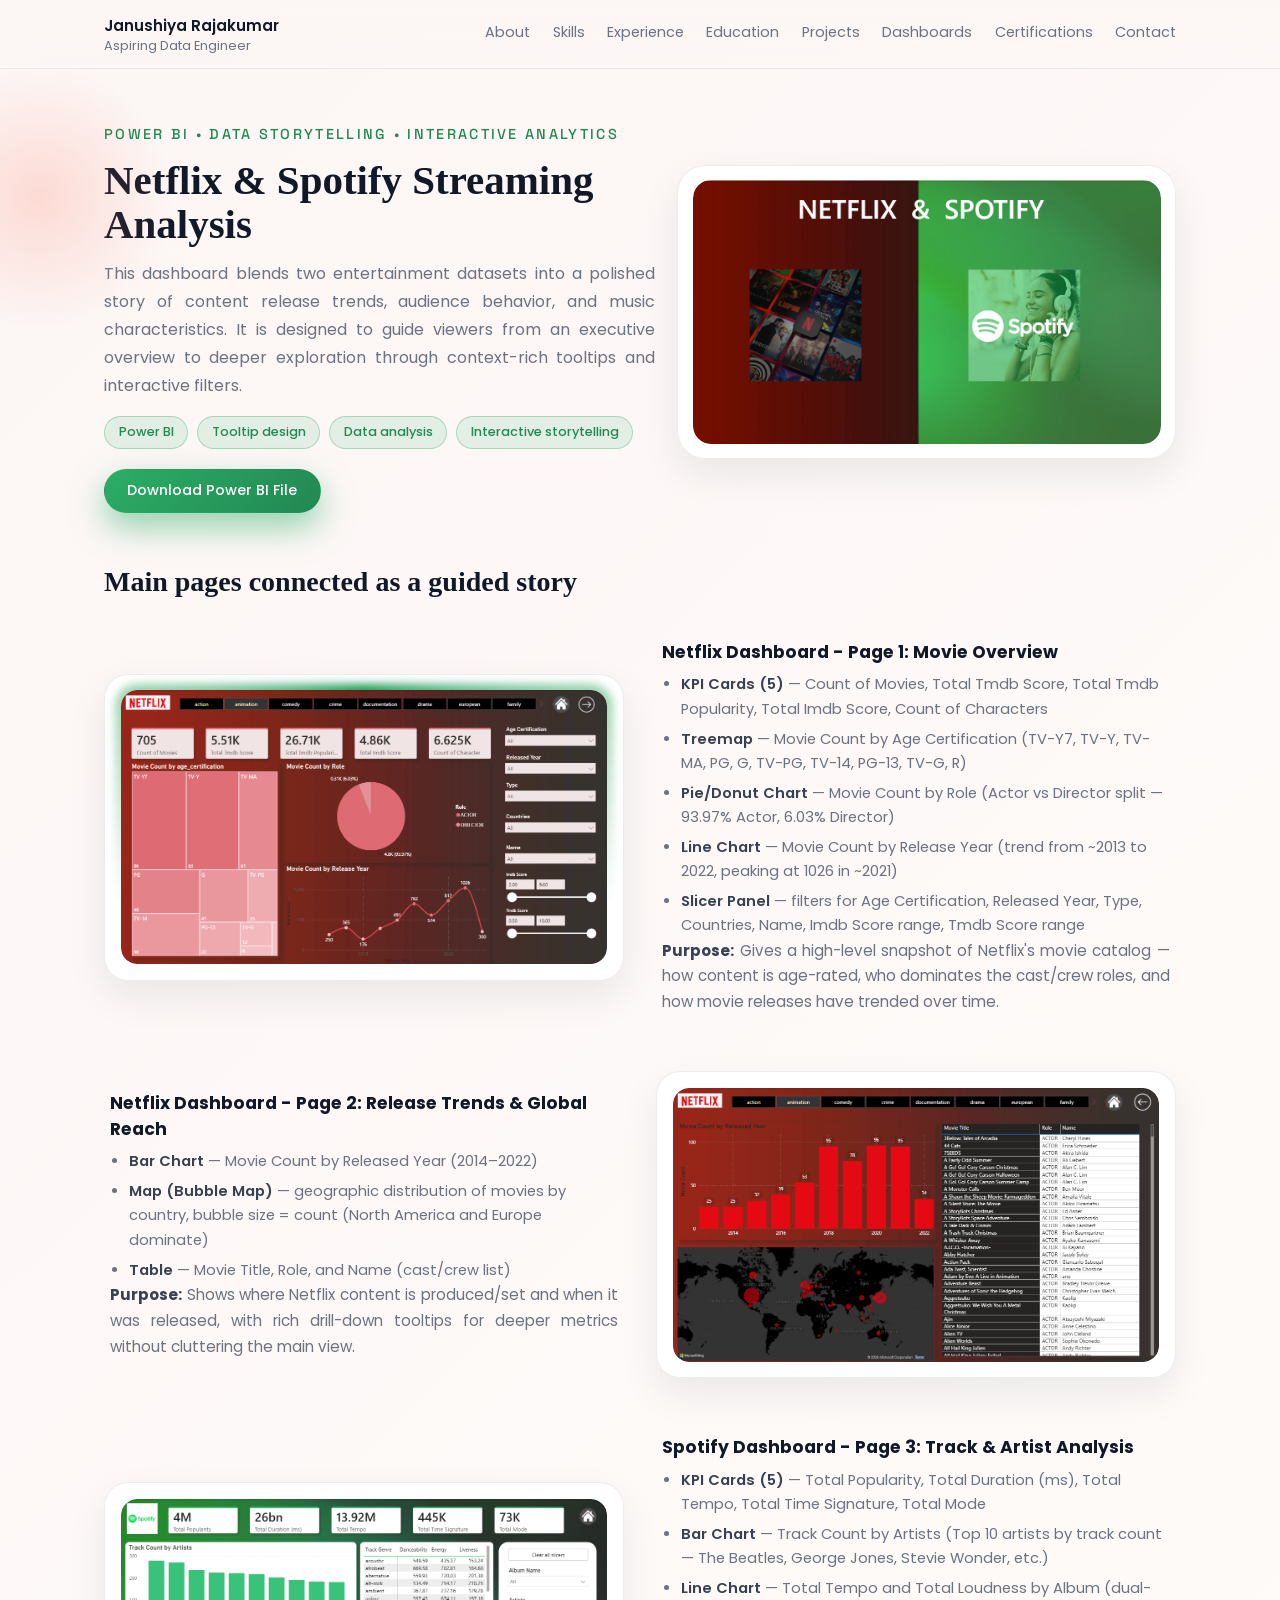
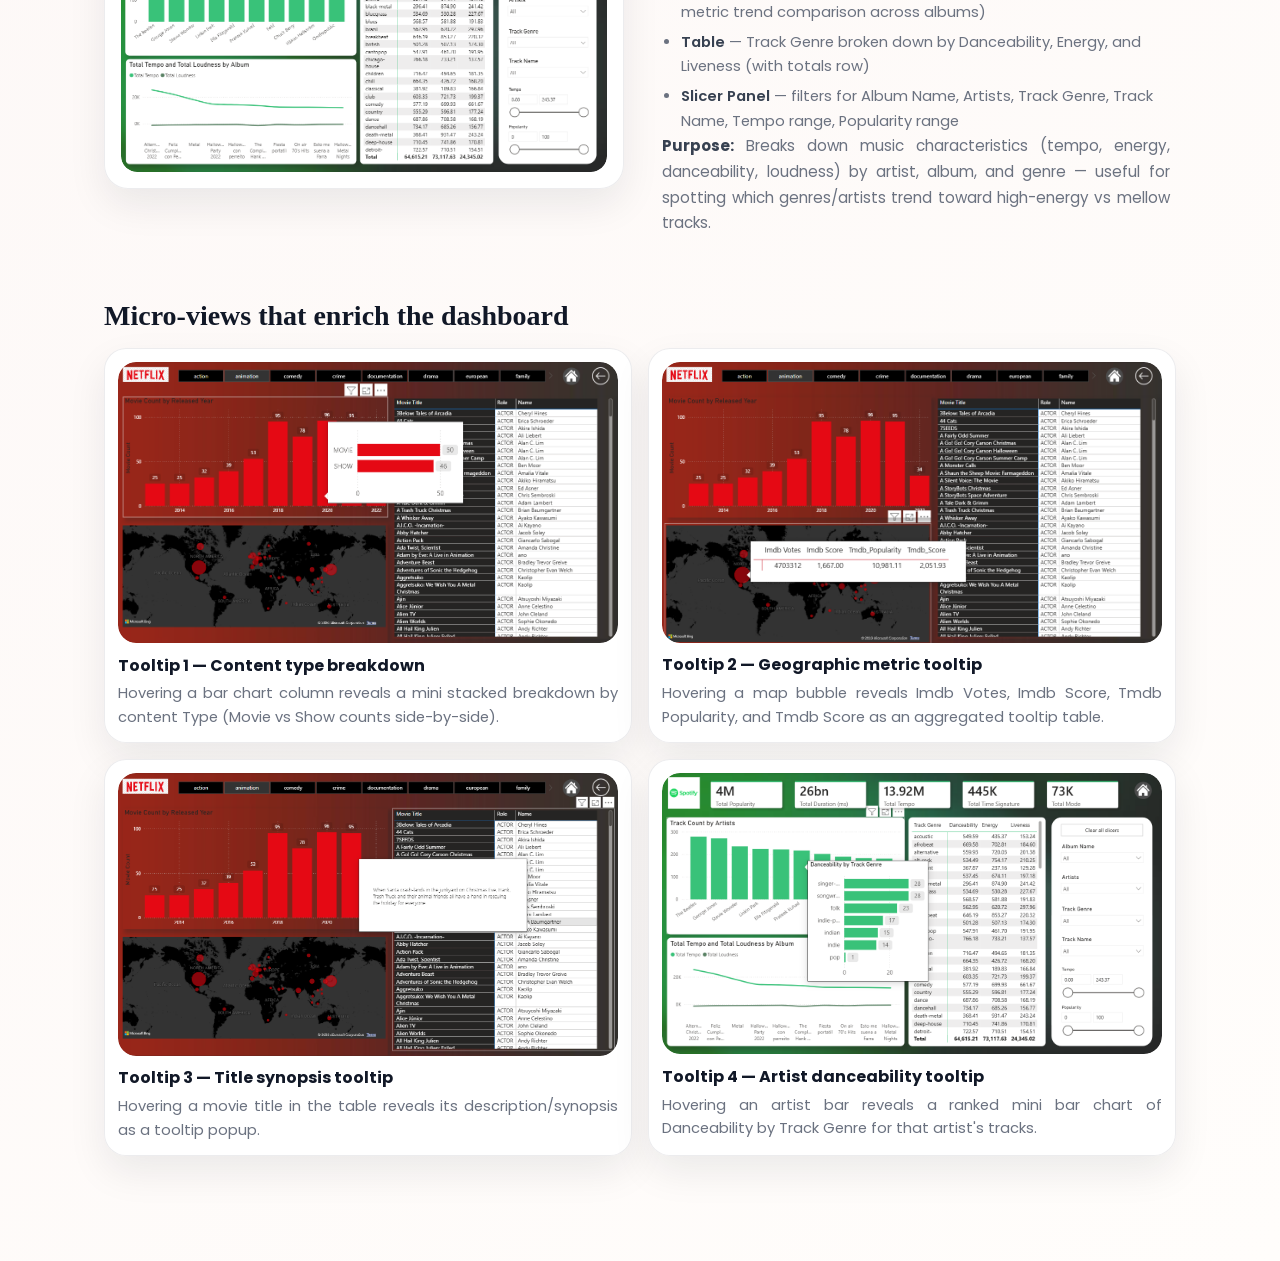
<file: dashboard-02-showcase.html>
<!DOCTYPE html>
<html lang="en">
  <head>
    <meta charset="UTF-8" />
    <meta name="viewport" content="width=device-width, initial-scale=1.0" />
    <title>Netflix & Spotify Dashboard Story</title>
    <meta
      name="description"
      content="A polished storyboard for the Netflix & Spotify Power BI dashboard, showcasing its overview, Netflix insights, Spotify insights, and tooltip interactions."
    />
    <link rel="preconnect" href="https://fonts.googleapis.com" />
    <link rel="preconnect" href="https://fonts.gstatic.com" crossorigin />
    <link
      href="https://fonts.googleapis.com/css2?family=Poppins:wght@300;400;500;600;700&family=Space+Grotesk:wght@400;500;600;700&display=swap"
      rel="stylesheet"
    />
    <link
      rel="stylesheet"
      href="https://cdnjs.cloudflare.com/ajax/libs/font-awesome/6.5.1/css/all.min.css"
      integrity="sha512-DTOQO9RWCH3ppGqcWaEA1BIZOC6xxalwEsw9c2QQeAIftl+Vegovlnee1c9QX4TctnWMn13TZye+giMm8e2LwA=="
      crossorigin="anonymous"
      referrerpolicy="no-referrer"
    />
    <link rel="stylesheet" href="styles.css" />
  </head>
  <body class="showcase-page">
    <header class="site-header">
      <div class="container nav-container">
        <a href="index.html#hero" class="brand">
          <span class="brand-text">
            <span class="brand-name">Janushiya&nbsp;Rajakumar</span>
            <span class="brand-role">Aspiring Data Engineer</span>
          </span>
        </a>
        <button class="nav-toggle" aria-label="Toggle navigation">
          <i class="fa-solid fa-bars"></i>
        </button>
        <nav class="nav-links">
          <a href="index.html#about">About</a>
          <a href="index.html#skills">Skills</a>
          <a href="index.html#experience">Experience</a>
          <a href="https://janushiyar.github.io/personal-portfolio/index.html#education">Education</a>
          <a href="index.html#projects">Projects</a>
          <a href="index.html#dashboards">Dashboards</a>
          <a href="index.html#certifications">Certifications</a>
          <a href="index.html#contact">Contact</a>
        </nav>
      </div>
    </header>

    <main class="showcase-shell">
      <section class="showcase-hero">
        <div class="container showcase-hero-grid">
          <div class="showcase-hero-copy">
            <p class="eyebrow">Power BI • Data storytelling • Interactive analytics</p>
            <h1>Netflix & Spotify Streaming Analysis</h1>
            <p class="showcase-intro">
              This dashboard blends two entertainment datasets into a polished story of
              content release trends, audience behavior, and music characteristics. It is
              designed to guide viewers from an executive overview to deeper exploration
              through context-rich tooltips and interactive filters.
            </p>
            <div class="showcase-pills">
              <span>Power BI</span>
              <span>Tooltip design</span>
              <span>Data analysis</span>
              <span>Interactive storytelling</span>
            </div>
            <div class="showcase-hero-actions">
              <a class="btn btn-primary" href="Dashboard 02/Netflix_Spotify.pbix" download>
                Download Power BI File
              </a>
            </div>
          </div>
          <div class="showcase-hero-card">
            <div class="showcase-blinds">
              <img class="showcase-blinds-image" src="Dashboard 02/home.png" alt="Dashboard overview page for Netflix and Spotify insights" />
              <div class="showcase-blinds-strips" aria-hidden="true">
                <span class="showcase-blind-strip"></span>
                <span class="showcase-blind-strip"></span>
                <span class="showcase-blind-strip"></span>
                <span class="showcase-blind-strip"></span>
                <span class="showcase-blind-strip"></span>
                <span class="showcase-blind-strip"></span>
                <span class="showcase-blind-strip"></span>
                <span class="showcase-blind-strip"></span>
              </div>
            </div>
          </div>
        </div>
      </section>

      <section class="showcase-section">
        <div class="container">
          <div class="showcase-section-heading">
            <h2> Main pages connected as a guided story</h2>
          </div>
          <div class="story-flow">
            <article class="story-step story-step-left">
              <div class="story-media">
                <div class="dashboard-glow-frame">
                  <div class="dashboard-callout-image dashboard-callout-image-netflix-overview">
                  <img src="Dashboard 02/Netflix Page 1.png" alt="Netflix dashboard page one — Movie Overview" />
                  <div class="dashboard-callouts" aria-hidden="true">
                    <span class="dashboard-callout" style="--x: 10%; --y: 14%; --delay: 0s;">
                      <span class="dashboard-callout-dot"></span>
                      <span class="dashboard-callout-line"></span>
                      <span class="dashboard-callout-label">KPI overview</span>
                    </span>
                    <span class="dashboard-callout" style="--x: 48%; --y: 47%; --delay: 2.5s;">
                      <span class="dashboard-callout-dot"></span>
                      <span class="dashboard-callout-line"></span>
                      <span class="dashboard-callout-label">Release trend</span>
                    </span>
                    <span class="dashboard-callout" style="--x: 62%; --y: 72%; --delay: 5s;">
                      <span class="dashboard-callout-dot"></span>
                      <span class="dashboard-callout-line"></span>
                      <span class="dashboard-callout-label">Age ratings</span>
                    </span>
                  </div>
                  </div>
                </div>
              </div>
              <div class="story-copy">
                <h3>Netflix Dashboard - Page 1: Movie Overview</h3>
                <ul>
                  <li><strong>KPI Cards (5)</strong> — Count of Movies, Total Tmdb Score, Total Tmdb Popularity, Total Imdb Score, Count of Characters</li>
                  <li><strong>Treemap</strong> — Movie Count by Age Certification (TV-Y7, TV-Y, TV-MA, PG, G, TV-PG, TV-14, PG-13, TV-G, R)</li>
                  <li><strong>Pie/Donut Chart</strong> — Movie Count by Role (Actor vs Director split — 93.97% Actor, 6.03% Director)</li>
                  <li><strong>Line Chart</strong> — Movie Count by Release Year (trend from ~2013 to 2022, peaking at 1026 in ~2021)</li>
                  <li><strong>Slicer Panel</strong> — filters for Age Certification, Released Year, Type, Countries, Name, Imdb Score range, Tmdb Score range</li>
                </ul>
                <p class="story-purpose">
                  <strong>Purpose:</strong> Gives a high-level snapshot of Netflix's movie catalog — how content is age-rated, who dominates the cast/crew roles, and how movie releases have trended over time.
                </p>
              </div>
            </article>

            <article class="story-step story-step-right">
              <div class="story-copy">
                <h3>Netflix Dashboard - Page 2: Release Trends &amp; Global Reach</h3>
                <ul>
                  <li><strong>Bar Chart</strong> — Movie Count by Released Year (2014–2022)</li>
                  <li><strong>Map (Bubble Map)</strong> — geographic distribution of movies by country, bubble size = count (North America and Europe dominate)</li>
                  <li><strong>Table</strong> — Movie Title, Role, and Name (cast/crew list)</li>
                </ul>
                <p class="story-purpose">
                  <strong>Purpose:</strong> Shows where Netflix content is produced/set and when it was released, with rich drill-down tooltips for deeper metrics without cluttering the main view.
                </p>
              </div>
              <div class="story-media">
                <div class="dashboard-glow-frame">
                  <div class="dashboard-callout-image dashboard-callout-image-netflix-trends">
                  <img src="Dashboard 02/netflix page 2.png" alt="Netflix dashboard page two — Release Trends and Global Reach" />
                  <div class="dashboard-callouts" aria-hidden="true">
                    <span class="dashboard-callout" style="--x: 12%; --y: 18%; --delay: 0s;">
                      <span class="dashboard-callout-dot"></span>
                      <span class="dashboard-callout-line"></span>
                      <span class="dashboard-callout-label">Release year</span>
                    </span>
                    <span class="dashboard-callout" style="--x: 48%; --y: 43%; --delay: 2.5s;">
                      <span class="dashboard-callout-dot"></span>
                      <span class="dashboard-callout-line"></span>
                      <span class="dashboard-callout-label">Global reach</span>
                    </span>
                    <span class="dashboard-callout" style="--x: 62%; --y: 76%; --delay: 5s;">
                      <span class="dashboard-callout-dot"></span>
                      <span class="dashboard-callout-line"></span>
                      <span class="dashboard-callout-label">Cast and crew</span>
                    </span>
                  </div>
                  </div>
                </div>
              </div>
            </article>

            <article class="story-step story-step-left">
              <div class="story-media">
                <div class="dashboard-glow-frame">
                  <div class="dashboard-callout-image dashboard-callout-image-spotify">
                  <img src="Dashboard 02/spotify page 1.png" alt="Spotify dashboard — Track and Artist Analysis" />
                  <div class="dashboard-callouts" aria-hidden="true">
                    <span class="dashboard-callout" style="--x: 10%; --y: 15%; --delay: 0s;">
                      <span class="dashboard-callout-dot"></span>
                      <span class="dashboard-callout-line"></span>
                      <span class="dashboard-callout-label">Track metrics</span>
                    </span>
                    <span class="dashboard-callout" style="--x: 48%; --y: 50%; --delay: 2.5s;">
                      <span class="dashboard-callout-dot"></span>
                      <span class="dashboard-callout-line"></span>
                      <span class="dashboard-callout-label">Artist ranking</span>
                    </span>
                    <span class="dashboard-callout" style="--x: 62%; --y: 76%; --delay: 5s;">
                      <span class="dashboard-callout-dot"></span>
                      <span class="dashboard-callout-line"></span>
                      <span class="dashboard-callout-label">Genre details</span>
                    </span>
                  </div>
                  </div>
                </div>
              </div>
              <div class="story-copy">
                <h3>Spotify Dashboard - Page 3: Track &amp; Artist Analysis</h3>
                <ul>
                  <li><strong>KPI Cards (5)</strong> — Total Popularity, Total Duration (ms), Total Tempo, Total Time Signature, Total Mode</li>
                  <li><strong>Bar Chart</strong> — Track Count by Artists (Top 10 artists by track count — The Beatles, George Jones, Stevie Wonder, etc.)</li>
                  <li><strong>Line Chart</strong> — Total Tempo and Total Loudness by Album (dual-metric trend comparison across albums)</li>
                  <li><strong>Table</strong> — Track Genre broken down by Danceability, Energy, and Liveness (with totals row)</li>
                  <li><strong>Slicer Panel</strong> — filters for Album Name, Artists, Track Genre, Track Name, Tempo range, Popularity range</li>
                </ul>
                <p class="story-purpose">
                  <strong>Purpose:</strong> Breaks down music characteristics (tempo, energy, danceability, loudness) by artist, album, and genre — useful for spotting which genres/artists trend toward high-energy vs mellow tracks.
                </p>
              </div>
            </article>
          </div>
        </div>
      </section>

      <section class="showcase-section">
        <div class="container">
          <div class="showcase-section-heading">
            <h2>Micro-views that enrich the dashboard</h2>
          </div>
          <div class="showcase-tooltip-grid">
            <article class="showcase-tile">
              <div class="tooltip-spotlight tooltip-spotlight-one">
                <img src="Dashboard 02/Tooltip 1.png" alt="Bar chart tooltip — content type breakdown" />
                <div class="tooltip-spotlight-overlay" aria-hidden="true"></div>
              </div>
              <h4>Tooltip 1 — Content type breakdown</h4>
              <p>Hovering a bar chart column reveals a mini stacked breakdown by content Type (Movie vs Show counts side-by-side).</p>
            </article>
            <article class="showcase-tile">
              <div class="tooltip-spotlight tooltip-spotlight-two">
                <img src="Dashboard 02/Tooltip 2.png" alt="Map bubble tooltip — aggregated metrics" />
                <div class="tooltip-spotlight-overlay" aria-hidden="true"></div>
              </div>
              <h4>Tooltip 2 — Geographic metric tooltip</h4>
              <p>Hovering a map bubble reveals Imdb Votes, Imdb Score, Tmdb Popularity, and Tmdb Score as an aggregated tooltip table.</p>
            </article>
            <article class="showcase-tile">
              <div class="tooltip-spotlight tooltip-spotlight-three">
                <img src="Dashboard 02/Tooltip 3.png" alt="Table row tooltip — movie synopsis" />
                <div class="tooltip-spotlight-overlay" aria-hidden="true"></div>
              </div>
              <h4>Tooltip 3 — Title synopsis tooltip</h4>
              <p>Hovering a movie title in the table reveals its description/synopsis as a tooltip popup.</p>
            </article>
            <article class="showcase-tile">
              <div class="tooltip-spotlight tooltip-spotlight-four">
                <img src="Dashboard 02/Tooltip 4.png" alt="Artist bar tooltip — danceability by genre" />
                <div class="tooltip-spotlight-overlay" aria-hidden="true"></div>
              </div>
              <h4>Tooltip 4 — Artist danceability tooltip</h4>
              <p>Hovering an artist bar reveals a ranked mini bar chart of Danceability by Track Genre for that artist's tracks.</p>
            </article>
          </div>
        </div>
      </section>
    </main>

    <script>
      const toggleButton = document.querySelector('.nav-toggle');
      const navLinks = document.querySelector('.nav-links');
      const body = document.body;

      function updateToggleIcon(open) {
        toggleButton.innerHTML = open
          ? '<i class="fa-solid fa-xmark"></i>'
          : '<i class="fa-solid fa-bars"></i>';
      }

      toggleButton.addEventListener('click', () => {
        const isOpen = navLinks.classList.toggle('open');
        body.classList.toggle('menu-open', isOpen);
        updateToggleIcon(isOpen);
      });

      navLinks.querySelectorAll('a').forEach(link => {
        link.addEventListener('click', () => {
          navLinks.classList.remove('open');
          body.classList.remove('menu-open');
          updateToggleIcon(false);
        });
      });

      const dashboardGlowFrames = [...document.querySelectorAll('.dashboard-glow-frame')];
      if ('IntersectionObserver' in window && dashboardGlowFrames.length) {
        const visibilityRatios = new Map(dashboardGlowFrames.map(frame => [frame, 0]));
        const glowObserver = new IntersectionObserver(entries => {
          entries.forEach(entry => visibilityRatios.set(entry.target, entry.intersectionRatio));
          const activeFrame = [...visibilityRatios.entries()]
            .filter(([, ratio]) => ratio >= 0.5)
            .sort((a, b) => b[1] - a[1])[0]?.[0];

          dashboardGlowFrames.forEach(frame => {
            frame.classList.toggle('active', frame === activeFrame);
          });
        }, { threshold: 0.5 });

        dashboardGlowFrames.forEach(frame => glowObserver.observe(frame));
      }

      const showcaseBlinds = document.querySelector('.showcase-blinds');
      if (showcaseBlinds) {
        const blindStrips = [...showcaseBlinds.querySelectorAll('.showcase-blind-strip')];
        const reduceMotion = window.matchMedia('(prefers-reduced-motion: reduce)').matches;

        if (reduceMotion || !('IntersectionObserver' in window)) {
          blindStrips.forEach(strip => { strip.hidden = true; });
        } else {
          blindStrips.forEach(strip => {
            strip.addEventListener('animationend', () => {
              strip.hidden = true;
            }, { once: true });
          });

          const blindsObserver = new IntersectionObserver(entries => {
            if (entries.some(entry => entry.isIntersecting && entry.intersectionRatio >= 0.3)) {
              showcaseBlinds.classList.add('is-revealed');
              blindsObserver.unobserve(showcaseBlinds);
            }
          }, { threshold: 0.3 });

          blindsObserver.observe(showcaseBlinds);
        }
      }

      const tooltipSpotlights = [...document.querySelectorAll('.tooltip-spotlight')];
      const tooltipOverlays = tooltipSpotlights.map(frame => frame.querySelector('.tooltip-spotlight-overlay'));
      const reducedMotionPreference = window.matchMedia('(prefers-reduced-motion: reduce)').matches;

      if (reducedMotionPreference || !('IntersectionObserver' in window)) {
        tooltipOverlays.forEach(overlay => { overlay.hidden = true; });
      } else {
        const spotlightObserver = new IntersectionObserver(entries => {
          entries.forEach(entry => {
            if (!entry.isIntersecting || entry.intersectionRatio < 0.3) return;

            const frame = entry.target;
            const overlay = frame.querySelector('.tooltip-spotlight-overlay');
            frame.classList.add('is-scanning');
            overlay.addEventListener('animationend', () => {
              frame.classList.add('is-revealed');
              overlay.style.pointerEvents = 'none';
            }, { once: true });
            spotlightObserver.unobserve(frame);
          });
        }, { threshold: 0.3 });

        tooltipSpotlights.forEach(frame => spotlightObserver.observe(frame));
      }
    </script>
  </body>
</html>
</file>
<file: styles.css>
:root {
  --bg: #fcf6f5;
  --accent: #2bae66;
  --accent-dark: #228852;
  --text-main: #111827;
  --text-muted: #6b7280;
  --card-bg: #ffffff;
  --border-subtle: rgba(17, 24, 39, 0.06);
  --shadow-soft: 0 18px 45px rgba(15, 23, 42, 0.12);
  --radius-xl: 24px;
  --radius-lg: 18px;
  --radius-md: 12px;
  --radius-pill: 999px;
  --font-heading: "Space Grotesk", system-ui, -apple-system, BlinkMacSystemFont,
    "Segoe UI", sans-serif;
  --font-body: "Poppins", system-ui, -apple-system, BlinkMacSystemFont, "Segoe UI",
    sans-serif;
}

*,
*::before,
*::after {
  box-sizing: border-box;
}

html {
  scroll-behavior: smooth;
}

body {
  margin: 0;
  font-family: var(--font-body);
  background-color: var(--bg);
  color: var(--text-main);
  -webkit-font-smoothing: antialiased;
}

p {
  text-align: justify;
}

img {
  max-width: 100%;
  display: block;
}

a {
  color: inherit;
  text-decoration: none;
}

.container {
  width: 100%;
  max-width: 1120px;
  margin: 0 auto;
  padding: 0 1.5rem;
}

.site-header {
  position: sticky;
  top: 0;
  z-index: 20;
  backdrop-filter: blur(18px);
  background: linear-gradient(
    to bottom,
    rgba(252, 246, 245, 0.9),
    rgba(252, 246, 245, 0.6),
    transparent
  );
  border-bottom: 1px solid rgba(148, 163, 184, 0.2);
}

.nav-container {
  display: flex;
  align-items: center;
  justify-content: space-between;
  padding: 0.85rem 1.5rem;
  gap: 1.5rem;
}

.brand {
  display: inline-flex;
  align-items: center;
  gap: 0.9rem;
}

.brand-mark {
  width: 40px;
  height: 40px;
  border-radius: 40%;
  background: radial-gradient(circle at 30% 20%, #ffffff, #2bae66);
  box-shadow: 0 12px 30px rgba(43, 174, 102, 0.45);
  display: inline-flex;
  align-items: center;
  justify-content: center;
  font-weight: 700;
  letter-spacing: 0.06em;
  color: #ffffff;
}

.brand-text {
  display: flex;
  flex-direction: column;
}

.brand-name {
  font-weight: 600;
  font-size: 0.95rem;
}

.brand-role {
  font-size: 0.8rem;
  color: var(--text-muted);
}

.nav-links {
  display: flex;
  align-items: center;
  gap: 1.4rem;
  font-size: 0.9rem;
}

/* mobile hamburger toggle button (hidden by default) */
.nav-toggle {
  display: none;
  background: none;
  border: none;
  font-size: 1.4rem;
  color: var(--text-main);
  cursor: pointer;
}

/* when navigation is open on mobile, show as vertical list */
.nav-links.open {
  display: flex;
  flex-direction: column;
  position: absolute;
  top: 100%;
  right: 0;
  background: var(--bg);
  width: 200px;
  padding: 1rem;
  box-shadow: 0 10px 30px rgba(0, 0, 0, 0.1);
}

/* mobile hamburger toggle button (hidden by default) */
.nav-toggle {
  display: none;
  background: none;
  border: none;
  font-size: 1.4rem;
  color: var(--text-main);
  cursor: pointer;
}

/* when navigation is open on mobile, show as vertical list */
.nav-links.open {
  display: flex;
  flex-direction: column;
  position: absolute;
  top: 100%;
  right: 0;
  background: var(--bg);
  width: 200px;
  padding: 1rem;
  box-shadow: 0 10px 30px rgba(0, 0, 0, 0.1);
}

.nav-links a {
  position: relative;
  padding-bottom: 0.2rem;
  color: var(--text-muted);
  transition: color 0.2s ease;
}

.nav-links a::after {
  content: "";
  position: absolute;
  left: 0;
  bottom: 0;
  width: 0;
  height: 2px;
  border-radius: 999px;
  background: linear-gradient(90deg, #2bae66, #228852);
  transition: width 0.2s ease;
}

.nav-links a:hover {
  color: var(--text-main);
}

.nav-links a:hover::after {
  width: 100%;
}

.hero {
  padding: 4.5rem 0 3.5rem;
  position: relative;
  overflow: hidden;
}

.hero-shapes {
  position: absolute;
  inset: 0;
  overflow: hidden;
  pointer-events: none;
  z-index: 0;
}

.hero-shape {
  position: absolute;
  opacity: 0.7;
  --float-distance: -18px;
  --float-rotate-distance: -14px;
}

.hero-shape-ring {
  top: 18%;
  left: 68%;
  width: 44px;
  height: 44px;
  box-sizing: border-box;
  border: 3px solid #1f9d55;
  border-radius: 50%;
  animation: float 7s ease-in-out -1.4s infinite;
}

.hero-shape-square {
  top: 40%;
  left: 84%;
  width: 34px;
  height: 34px;
  background: #8fdcae;
  animation: float-rotate 10s ease-in-out -3.2s infinite;
}

.hero-shape-triangle {
  top: 68%;
  left: 72%;
  width: 0;
  height: 0;
  border-right: 18px solid transparent;
  border-bottom: 32px solid #f2b8a5;
  border-left: 18px solid transparent;
  animation: float 8.5s ease-in-out -4.8s infinite;
}

.hero-shape-outline {
  top: 15%;
  left: 91%;
  width: 28px;
  height: 28px;
  box-sizing: border-box;
  border: 3px solid #8fdcae;
  animation: float-rotate 9.5s ease-in-out -2.1s infinite;
}

@keyframes float {
  0%, 100% { transform: translateY(0); }
  50% { transform: translateY(var(--float-distance)); }
}

@keyframes float-rotate {
  0%, 100% { transform: translateY(0) rotate(0deg); }
  50% { transform: translateY(var(--float-rotate-distance)) rotate(180deg); }
}

@media (prefers-reduced-motion: reduce) {
  .hero-shape {
    animation: none;
  }
}

/* subtle data/technology animation layer */
.hero-data-bg {
  position: absolute;
  inset: 0;
  background: radial-gradient(circle, rgba(43,174,102,0.4) 1px, transparent 1px) 0 0/18px 18px;
  opacity: 0.12;
  pointer-events: none;
  animation: moveData 60s linear infinite;
}

@keyframes moveData {
  from { background-position: 0 0; }
  to { background-position: 180px 0; }
}

.hero::before {
  content: "";
  position: absolute;
  inset: -140px -220px auto auto;
  width: 520px;
  height: 520px;
  background:
    radial-gradient(circle at 20% 20%, rgba(255, 255, 255, 0.95), transparent 55%),
    radial-gradient(circle at 70% 40%, rgba(43, 174, 102, 0.35), transparent 65%);
  opacity: 0.9;
  pointer-events: none;
  filter: blur(0.2px);
}

.hero::after {
  content: "";
  position: absolute;
  right: -160px;
  top: 40px;
  width: 420px;
  height: 320px;
  background-image: radial-gradient(circle, rgba(15, 23, 42, 0.12) 1px, transparent 1px);
  background-size: 26px 26px;
  opacity: 0.25;
  mask-image: radial-gradient(circle at 30% 0%, black 0%, transparent 70%);
  -webkit-mask-image: radial-gradient(circle at 30% 0%, black 0%, transparent 70%);
  pointer-events: none;
}

.hero-layout {
  display: grid;
  grid-template-columns: minmax(0, 1fr);
  gap: 3rem;
  align-items: center;
}

.hero-main {
  position: relative;
  z-index: 1;
  display: flex;
  flex-direction: column;
  gap: 1.8rem;
}

.eyebrow {
  font-size: 0.9rem;
  letter-spacing: 0.16em;
  text-transform: uppercase;
  font-weight: 500;
  color: var(--accent-dark);
  font-family: var(--font-heading);
}

h1 {
  font-family: var(--font-heading);
  font-size: clamp(2.4rem, 4vw, 3rem);
  line-height: 1.1;
  margin: 0;
}

.highlight {
  position: relative;
  white-space: nowrap;
  background-image: linear-gradient(120deg, #2bae66, #15803d);
  -webkit-background-clip: text;
  background-clip: text;
  color: transparent;
}

.hero-subtitle {
  margin: 0;
  color: var(--text-muted);
  font-size: 0.98rem;
}

.hero-actions {
  display: flex;
  flex-wrap: wrap;
  gap: 0.85rem;
}

.btn {
  display: inline-flex;
  align-items: center;
  justify-content: center;
  padding: 0.65rem 1.4rem;
  border-radius: var(--radius-pill);
  border: 1px solid transparent;
  font-size: 0.9rem;
  font-weight: 500;
  cursor: pointer;
  transition: transform 0.12s ease, box-shadow 0.12s ease,
    background-color 0.12s ease, color 0.12s ease, border-color 0.12s ease;
}

.btn-primary {
  background: linear-gradient(135deg, #2bae66, #228852);
  color: #ffffff;
  box-shadow: 0 14px 32px rgba(43, 174, 102, 0.5);
}

.btn-primary:hover {
  transform: translateY(-1px);
  box-shadow: 0 18px 40px rgba(43, 174, 102, 0.55);
}

.btn-ghost {
  background: rgba(255, 255, 255, 0.8);
  border-color: rgba(148, 163, 184, 0.5);
  color: var(--text-main);
}

.btn-ghost:hover {
  background: #ffffff;
  border-color: transparent;
  box-shadow: 0 10px 28px rgba(15, 23, 42, 0.14);
}

.hero-meta {
  display: flex;
  flex-wrap: wrap;
  gap: 0.6rem;
  font-size: 0.8rem;
  color: var(--text-muted);
}

.hero-meta span {
  padding: 0.35rem 0.8rem;
  border-radius: 999px;
  background: rgba(255, 255, 255, 0.7);
  border: 1px solid rgba(209, 213, 219, 0.7);
}


.hero-aside {
  align-self: stretch;
}

.profile-card {
  height: 100%;
  background: radial-gradient(circle at 0% 0%, #ffffff, #fcf6f5);
  border-radius: var(--radius-xl);
  padding: 1.8rem 1.7rem;
  box-shadow: var(--shadow-soft);
  border: 1px solid rgba(148, 163, 184, 0.35);
  display: flex;
  flex-direction: column;
  gap: 1.6rem;
  position: relative;
  overflow: hidden;
  transition: transform 0.18s ease, box-shadow 0.18s ease, border-color 0.18s ease;
}

.profile-card::before {
  content: "";
  position: absolute;
  inset: -20%;
  background: radial-gradient(
    circle at 10% 0%,
    rgba(43, 174, 102, 0.18),
    transparent 50%
  );
  opacity: 0.8;
  pointer-events: none;
}

.profile-card:hover {
  transform: translateY(-4px);
  box-shadow: 0 26px 60px rgba(15, 23, 42, 0.22);
  border-color: rgba(148, 163, 184, 0.75);
}

.profile-header {
  display: flex;
  align-items: center;
  gap: 1.2rem;
}

.profile-photo {
  width: 86px;
  height: 86px;
  border-radius: 999px;
  overflow: hidden;
  flex-shrink: 0;
  border: 3px solid rgba(255, 255, 255, 0.9);
  box-shadow: 0 18px 42px rgba(15, 23, 42, 0.35);
  background: #e5e7eb;
}

.profile-photo img {
  width: 100%;
  height: 100%;
  object-fit: cover;
  display: block;
}

.avatar-placeholder {
  width: 72px;
  height: 72px;
  border-radius: 26px;
  background: linear-gradient(145deg, #2bae66, #ffffff);
  display: inline-flex;
  align-items: center;
  justify-content: center;
  font-weight: 700;
  color: #ffffff;
  font-size: 1.2rem;
  box-shadow: 0 16px 40px rgba(43, 174, 102, 0.7);
}

.profile-text h2 {
  margin: 0 0 0.35rem;
  font-size: 1.1rem;
}

.profile-text p {
  margin: 0;
  font-size: 0.9rem;
  color: var(--text-muted);
}

.profile-list {
  margin: 0;
  display: grid;
  gap: 0.9rem;
}

.profile-list div {
  display: grid;
  gap: 0.1rem;
}

.profile-list dt {
  font-size: 0.75rem;
  text-transform: uppercase;
  letter-spacing: 0.14em;
  color: var(--text-muted);
}

.profile-list dd {
  margin: 0;
  font-size: 0.9rem;
}

.section {
  padding: 3.5rem 0;
}

.reveal {
  opacity: 0;
  transform: translateY(26px);
  transition: opacity 0.6s ease, transform 0.6s ease;
}

.reveal.visible {
  opacity: 1;
  transform: translateY(0);
}

.reveal-delay-1 {
  transition-delay: 0.12s;
}

.reveal-delay-2 {
  transition-delay: 0.24s;
}

.section-alt {
  background: rgba(255, 255, 255, 0.7);
}

.section h2 {
  font-size: 1.5rem;
  margin: 0 0 1.6rem;
}

.two-column {
  display: grid;
  grid-template-columns: minmax(0, 3fr) minmax(0, 2.2fr);
  gap: 2.5rem;
  align-items: center;
}

.two-column p {
  font-size: 0.96rem;
  color: var(--text-muted);
}

.two-column p + p {
  margin-top: 0.7rem;
}

.about-photo-wrap {
  display: flex;
  justify-content: flex-end;
  align-items: center;
}

/* ABOUT ANIMATION */
#about {
  position: relative;
  overflow: hidden;
}

.about-photo-frame {
  position: relative;
}

.about-photo-frame::before,
.about-photo-frame::after {
  content: "";
  position: absolute;
  pointer-events: none;
  z-index: 0;
}

.about-photo-frame::before {
  top: 50%;
  left: 50%;
  width: clamp(80px, 12vw, 160px);
  height: clamp(80px, 12vw, 160px);
  border-radius: 50%;
  background: #8fdcae;
  filter: blur(24px);
  opacity: 0.6;
  animation: about-photo-float 6s ease-in-out infinite;
}

.about-photo-frame::after {
  inset: -6%;
  border: 2px dashed #1f9d55;
  border-radius: 50%;
  animation: about-photo-rotate 14s linear infinite;
}

@keyframes about-photo-float {
  0%, 100% { transform: translate(-50%, -50%); }
  50% { transform: translate(-50%, calc(-50% - 0.6rem)); }
}

@keyframes about-photo-rotate {
  to { transform: rotate(360deg); }
}

@media (max-width: 767px) {
  .about-photo-frame::before,
  .about-photo-frame::after {
    display: none;
  }
}

@media (prefers-reduced-motion: reduce) {
  #about::before,
  .about-photo-frame::before,
  .about-photo-frame::after {
    animation: none;
  }
}

.about-photo {
  position: relative;
  z-index: 1;
  width: 190px;
  height: 190px;
  border-radius: 50%;
  overflow: hidden;
  box-shadow: 0 26px 60px rgba(15, 23, 42, 0.35);
  border: 4px solid #ffffff;
  background: #e5e7eb;
}

.about-photo img {
  width: 100%;
  height: 100%;
  object-fit: cover;
  display: block;
}

.key-facts {
  background: var(--card-bg);
  border-radius: var(--radius-lg);
  padding: 1.4rem 1.5rem;
  box-shadow: 0 14px 34px rgba(15, 23, 42, 0.1);
  border: 1px solid rgba(226, 232, 240, 0.9);
}

.key-facts h3 {
  margin: 0 0 0.9rem;
  font-size: 1rem;
}

.key-facts ul {
  list-style: none;
  padding: 0;
  margin: 0;
  display: grid;
  gap: 0.5rem;
  font-size: 0.9rem;
}

.key-facts li span {
  font-weight: 500;
  color: var(--text-main);
}

.skills-grid {
  display: grid;
  grid-template-columns: repeat(3, minmax(0, 1fr));
  gap: 1.4rem;
}

.skill-card {
  background: var(--card-bg);
  border-radius: var(--radius-lg);
  padding: 1.1rem 1.1rem 1.2rem;
  border: 1px solid var(--border-subtle);
  box-shadow: 0 12px 28px rgba(15, 23, 42, 0.08);
  transition: transform 0.18s ease, box-shadow 0.18s ease, border-color 0.18s ease;
}

.skill-card h3 {
  font-size: 0.98rem;
  margin: 0 0 0.7rem;
}

.skill-card:hover {
  transform: translateY(-3px);
  box-shadow: 0 20px 40px rgba(15, 23, 42, 0.16);
  border-color: rgba(148, 163, 184, 0.8);
}

.tag-list {
  list-style: none;
  padding: 0;
  margin: 0;
  display: flex;
  flex-wrap: wrap;
  gap: 0.45rem;
}

.tag-list li {
  font-size: 0.78rem;
  padding: 0.32rem 0.65rem;
  border-radius: var(--radius-pill);
  background: rgba(43, 174, 102, 0.06);
  color: #065f46;
}

/* SKILLS ANIMATION */
#skills {
  position: relative;
  overflow: hidden;
}

#skills > .container {
  position: relative;
  z-index: 1;
}

.skills-symbols {
  position: absolute;
  inset: 0;
  pointer-events: none;
  z-index: 0;
}

#skills .tag-list li {
  opacity: 0;
  transform: translateY(12px) scale(0.7);
}

#skills.visible .tag-list li {
  animation: chipIn 0.5s ease-out both;
  animation-delay: calc(var(--i) * 70ms + var(--card-delay));
}

#skills .tag-list li:hover {
  translate: 0 -2px;
}

@keyframes chipIn {
  from { opacity: 0; transform: translateY(12px) scale(0.7); }
  to { opacity: 1; transform: translateY(0) scale(1); }
}

.skills-symbols span {
  position: absolute;
  left: var(--left);
  top: var(--top);
  color: var(--symbol-color, #1f9d55);
  opacity: 0.42;
  font-family: monospace;
  font-size: var(--font-size);
  animation: skills-symbol-float var(--duration) ease-in-out var(--delay) infinite;
}

.skills-symbols .symbol-pill {
  padding: 4px 12px;
  border: 1px solid rgba(31, 157, 85, 0.45);
  border-radius: 999px;
}

.skills-symbols .symbol-light {
  --symbol-color: #8fdcae;
}

.skills-symbols span:nth-child(1) {
  --left: 8%; --top: 14%; --font-size: 24px; --duration: 6.4s; --delay: -1.3s; --float-y: -12px;
}
.skills-symbols span:nth-child(2) {
  --left: 72%; --top: 10%; --font-size: 21px; --duration: 8.2s; --delay: -3.7s; --float-y: -15px;
}
.skills-symbols span:nth-child(3) {
  --left: 18%; --top: 37%; --font-size: 27px; --duration: 7.1s; --delay: -2.2s; --float-y: -10px;
}
.skills-symbols span:nth-child(4) {
  --left: 50%; --top: 22%; --font-size: 20px; --duration: 9.4s; --delay: -5.1s; --float-y: -14px;
}
.skills-symbols span:nth-child(5) {
  --left: 86%; --top: 39%; --font-size: 26px; --duration: 6.8s; --delay: -4.4s; --float-y: -11px;
}
.skills-symbols span:nth-child(6) {
  --left: 7%; --top: 67%; --font-size: 23px; --duration: 8.8s; --delay: -6.2s; --float-y: -16px;
}
.skills-symbols span:nth-child(7) {
  --left: 37%; --top: 80%; --font-size: 25px; --duration: 7.6s; --delay: -1.8s; --float-y: -13px;
}
.skills-symbols span:nth-child(8) {
  --left: 70%; --top: 75%; --font-size: 19px; --duration: 9.8s; --delay: -7.3s; --float-y: -10px;
}
.skills-symbols span:nth-child(9) {
  --left: 88%; --top: 62%; --font-size: 22px; --duration: 6.1s; --delay: -2.9s; --float-y: -15px;
}
.skills-symbols span:nth-child(10) {
  --left: 24%; --top: 81%; --font-size: 28px; --duration: 8.5s; --delay: -5.8s; --float-y: -12px;
}
.skills-symbols span:nth-child(11) {
  --left: 58%; --top: 84%; --font-size: 24px; --duration: 7.3s; --delay: -3.2s; --float-y: -16px;
}
.skills-symbols span:nth-child(12) {
  --left: 43%; --top: 52%; --font-size: 20px; --duration: 9.1s; --delay: -6.7s; --float-y: -11px;
}

@keyframes skills-symbol-float {
  0%, 100% { transform: translate(0, 0); }
  50% { transform: translate(0.4vw, var(--float-y)); }
}

@media (max-width: 767px) {
  .skills-symbols { display: none; }
}

@media (prefers-reduced-motion: reduce) {
  .skills-symbols span,
  #skills.visible .tag-list li {
    animation: none;
  }

  #skills .tag-list li {
    opacity: 1;
    transform: none;
    translate: none;
    transition: none;
  }
}

/* EXPERIENCE ANIMATION */
#experience {
  position: relative;
  overflow: hidden;
}

#experience > .container {
  position: relative;
  z-index: 1;
}

.experience-data-bg {
  position: absolute;
  inset: 0;
  height: 100%;
  overflow: hidden;
  pointer-events: none;
  z-index: 0;
}

.experience-data-bg i {
  position: absolute;
  top: 105%;
  left: var(--left);
  color: var(--color);
  font-size: var(--size);
  opacity: 0;
  animation:
    rise var(--dur) linear infinite var(--delay),
    sway var(--sway-dur) ease-in-out var(--delay) infinite alternate;
}

.experience-data-bg i:nth-child(1) {
  --left: 6%;
  --dur: 20s;
  --sway-dur: 8s;
  --sway-x: 2vw;
  --size: 36px;
  --delay: -2s;
  --color: #1f9d55;
  --rotate-from: -8deg;
  --rotate-to: 14deg;
}

.experience-data-bg i:nth-child(2) {
  --left: 13%;
  --dur: 23s;
  --sway-dur: 6.5s;
  --sway-x: -2.3vw;
  --size: 44px;
  --delay: -5s;
  --color: #8fdcae;
  --rotate-from: 12deg;
  --rotate-to: -18deg;
}

.experience-data-bg i:nth-child(3) {
  --left: 22%;
  --dur: 17s;
  --sway-dur: 9s;
  --sway-x: 1.7vw;
  --size: 32px;
  --delay: -9s;
  --color: #1f9d55;
  --rotate-from: -14deg;
  --rotate-to: 20deg;
}

.experience-data-bg i:nth-child(4) {
  --left: 31%;
  --dur: 25s;
  --sway-dur: 7s;
  --sway-x: -1.7vw;
  --size: 48px;
  --delay: -13s;
  --color: #8fdcae;
  --rotate-from: 18deg;
  --rotate-to: -12deg;
}

.experience-data-bg i:nth-child(5) {
  --left: 40%;
  --dur: 19s;
  --sway-dur: 8.5s;
  --sway-x: 2.5vw;
  --size: 40px;
  --delay: -18s;
  --color: #1f9d55;
  --rotate-from: -20deg;
  --rotate-to: 16deg;
}

.experience-data-bg i:nth-child(6) {
  --left: 49%;
  --dur: 14s;
  --sway-dur: 6s;
  --sway-x: -2.1vw;
  --size: 52px;
  --delay: -4s;
  --color: #8fdcae;
  --rotate-from: 10deg;
  --rotate-to: 26deg;
}

.experience-data-bg i:nth-child(7) {
  --left: 58%;
  --dur: 22s;
  --sway-dur: 9.5s;
  --sway-x: 1.4vw;
  --size: 34px;
  --delay: -11s;
  --color: #1f9d55;
  --rotate-from: -5deg;
  --rotate-to: 22deg;
}

.experience-data-bg i:nth-child(8) {
  --left: 67%;
  --dur: 16s;
  --sway-dur: 7.5s;
  --sway-x: -2.5vw;
  --size: 46px;
  --delay: -7s;
  --color: #1f9d55;
  --rotate-from: -18deg;
  --rotate-to: 12deg;
}

.experience-data-bg i:nth-child(9) {
  --left: 76%;
  --dur: 26s;
  --sway-dur: 8s;
  --sway-x: 1.9vw;
  --size: 38px;
  --delay: -20s;
  --color: #8fdcae;
  --rotate-from: 16deg;
  --rotate-to: -10deg;
}

.experience-data-bg i:nth-child(10) {
  --left: 85%;
  --dur: 18s;
  --sway-dur: 10s;
  --sway-x: -2vw;
  --size: 50px;
  --delay: -15s;
  --color: #1f9d55;
  --rotate-from: -12deg;
  --rotate-to: 28deg;
}

.experience-data-bg i:nth-child(11) {
  --left: 94%;
  --dur: 24s;
  --sway-dur: 6.8s;
  --sway-x: 2.3vw;
  --size: 42px;
  --delay: -22s;
  --color: #8fdcae;
  --rotate-from: -20deg;
  --rotate-to: 20deg;
}

.experience-data-bg i:nth-child(12) {
  --left: 3%;
  --dur: 21s;
  --sway-dur: 9s;
  --sway-x: -1.6vw;
  --size: 34px;
  --delay: -17s;
  --color: #1f9d55;
  --rotate-from: -8deg;
  --rotate-to: 30deg;
}

.experience-data-bg i:nth-child(13) {
  --left: 37%;
  --dur: 15s;
  --sway-dur: 7s;
  --sway-x: 2.1vw;
  --size: 48px;
  --delay: -6s;
  --color: #8fdcae;
  --rotate-from: 20deg;
  --rotate-to: -14deg;
}

.experience-data-bg i:nth-child(14) {
  --left: 72%;
  --dur: 23s;
  --sway-dur: 8.8s;
  --sway-x: -2.4vw;
  --size: 36px;
  --delay: -24s;
  --color: #1f9d55;
  --rotate-from: -15deg;
  --rotate-to: 25deg;
}

@keyframes rise {
  0% { top: 105%; opacity: 0; }
  10%, 90% { opacity: 0.45; }
  100% { top: -15%; opacity: 0; }
}

@keyframes sway {
  from {
    translate: 0 0;
    rotate: var(--rotate-from);
  }
  to {
    translate: var(--sway-x) 0;
    rotate: var(--rotate-to);
  }
}

.timeline-meta::before {
  z-index: 1;
}

.timeline-meta::after {
  content: "";
  position: absolute;
  top: 0.15rem;
  left: -1.55rem;
  width: 11px;
  height: 11px;
  border: 2px solid #1f9d55;
  border-radius: 50%;
  pointer-events: none;
  z-index: 0;
  animation: experience-timeline-pulse 2.4s ease-out infinite;
}

@keyframes experience-timeline-pulse {
  from { opacity: 0.7; transform: scale(0.6); }
  to { opacity: 0; transform: scale(1.8); }
}

@media (max-width: 767px) {
  .experience-data-bg,
  .timeline-meta::after {
    display: none;
  }
}

@media (prefers-reduced-motion: reduce) {
  .experience-data-bg i,
  .timeline-meta::after {
    animation: none;
  }

  .experience-data-bg i {
    opacity: 0;
  }
}

.timeline {
  display: grid;
  gap: 0 rem;
  position: relative;
}

.timeline::before {
  content: "";
  position: absolute;
  left: 0.3rem;
  top: 0.4rem;
  bottom: 0.4rem;
  width: 2px;
  border-radius: 999px;
  background: linear-gradient(to bottom, #2bae66, rgba(43, 174, 102, 0));
}

.timeline-item {
  display: grid;
  grid-template-columns: auto minmax(0, 1fr);
  gap: 0.1rem 1.8rem;
  padding-left: 1.5rem;
}

.timeline-meta {
  font-size: 0.8rem;
  color: var(--text-muted);
  min-width: 170px;
  position: relative;
  transition: color 0.18s ease;
}

.timeline-meta:hover {
  color: var(--text-main);
}

.timeline-meta-logo {
  margin-bottom: 0.35rem;
}

.timeline-meta-logo img {
  width: 28px;
  height: 28px;
  object-fit: contain;
  display: block;
}

.timeline-meta::before {
  content: "";
  position: absolute;
  left: -1.55rem;
  top: 0.15rem;
  width: 11px;
  height: 11px;
  border-radius: 999px;
  border: 2px solid #ffffff;
  background: #2bae66;
  box-shadow: 0 0 0 6px rgba(43, 174, 102, 0.25);
}

.timeline-period {
  display: block;
  font-weight: 500;
}

.timeline-location {
  display: block;
  margin-top: 0.15rem;
}

.timeline-content h3 {
  margin: 0 0 0.4rem;
  font-size: 1.02rem;
  transition: color 0.18s ease;
}

.timeline-content ul {
  margin: 0.2rem 0 0;
  padding-left: 1.1rem;
  color: var(--text-muted);
  font-size: 0.93rem;
}

.timeline-content li + li {
  margin-top: 0.3rem;
}

.section-header {
  width: 100%;
}

.section-header p {
  margin: 0.25rem 0 0;
  color: var(--text-muted);
  font-size: 0.95rem;
  text-align: justify;
}

/* PROJECTS ANIMATION */
#projects {
  position: relative;
  overflow: hidden;
}

#projects > .container {
  position: relative;
  z-index: 1;
}

.projects-network {
  position: absolute;
  inset: 0;
  width: 100%;
  height: 100%;
  opacity: 0.5;
  pointer-events: none;
  z-index: 0;
}

.projects-network .network-lines {
  animation: projects-dash-flow 1.4s linear infinite;
}

@keyframes projects-dash-flow {
  to { stroke-dashoffset: -16; }
}

.projects-network .network-node {
  transform-box: fill-box;
  transform-origin: center;
  animation: projects-node-pulse 2.4s ease-in-out infinite;
}

.projects-network .node-one { animation-delay: -0.2s; }
.projects-network .node-two { animation-delay: -0.6s; }
.projects-network .node-three { animation-delay: -1s; }
.projects-network .node-four { animation-delay: -1.4s; }
.projects-network .node-five { animation-delay: -1.8s; }
.projects-network .node-six { animation-delay: -2.2s; }

@keyframes projects-node-pulse {
  0%, 100% { opacity: 1; transform: scale(1); }
  50% { opacity: 0.5; transform: scale(1.9); }
}

#projects .project-card {
  transition: transform 0.25s ease, box-shadow 0.18s ease, border-color 0.18s ease;
}

@media (hover: hover) and (pointer: fine) {
  #projects .project-card:hover {
    transform: translateY(-3px) rotate(-1deg);
  }
}

@media (max-width: 767px) {
  .projects-network {
    display: none;
  }
}

@media (prefers-reduced-motion: reduce) {
  .projects-network .network-lines,
  .projects-network .network-node,
  .projects-medallion-bar {
    animation: none;
  }

  #projects .project-card {
    transition: none;
  }

  #projects .project-card:hover {
    transform: none;
  }
}

.projects-grid {
  margin-top: 2rem;
  display: grid;
  grid-template-columns: repeat(2, minmax(0, 1fr));
  gap: 1.5rem;
}

.project-card {
  background: var(--card-bg);
  border-radius: var(--radius-lg);
  padding: 1.2rem 1.3rem 1.3rem;
  border: 1px solid var(--border-subtle);
  box-shadow: 0 14px 34px rgba(15, 23, 42, 0.12);
  transition: transform 0.18s ease, box-shadow 0.18s ease, border-color 0.18s ease;
}

.project-card h3 {
  font-size: 1.02rem;
  margin: 0 0 0.5rem;
}

@media (hover: hover) and (pointer: fine) {
  .project-card:hover {
    transform: translateY(-4px);
    box-shadow: 0 26px 52px rgba(15, 23, 42, 0.22);
    border-color: rgba(148, 163, 184, 0.9);
  }
}

.project-card p {
  margin: 0.25rem 0;
  font-size: 0.92rem;
  color: var(--text-muted);
  text-align: justify;
}

.dashboard-embed {
  width: 100%;
  border-radius: 8px;
  overflow: hidden;
  margin: 0.8rem 0;
  background: #f4f4f4;
}

.dashboard-embed iframe {
  display: block;
  border: none;
  width: 100%;
  height: 280px;
}

.dashboard-card {
  padding: 1.2rem 1.3rem 1.3rem;
  box-shadow: 0 14px 34px rgba(15, 23, 42, 0.12);
  cursor: pointer;
}

/* DASHBOARDS ANIMATION */
#dashboards {
  position: relative;
  overflow: hidden;
}

#dashboards > .container {
  position: relative;
  z-index: 1;
}

.dashboard-mini-chart {
  position: absolute;
  display: flex;
  align-items: center;
  justify-content: center;
  box-sizing: border-box;
  width: clamp(36px, 5vw, 70px);
  height: clamp(36px, 5vw, 70px);
  padding: 5px;
  border: 1px solid #cfe3d8;
  border-radius: 14px;
  background: #ffffff;
  opacity: 0.96;
  pointer-events: none;
  z-index: 0;
  animation: dashboard-mini-float var(--float-duration) ease-in-out var(--float-delay) infinite;
}

.dashboard-mini-chart svg {
  width: 100%;
  height: 100%;
}

.chart-top-left {
  top: 17%;
  left: 8%;
  --float-duration: 7.2s;
  --float-delay: -0.8s;
}

.chart-top-right {
  top: 14%;
  left: 81%;
  --float-duration: 9.4s;
  --float-delay: -2.1s;
}

.chart-left-edge {
  top: 46%;
  left: 6%;
  --float-duration: 8.1s;
  --float-delay: -3.7s;
}

.chart-right-edge {
  top: 57%;
  left: 48%;
  --float-duration: 9.8s;
  --float-delay: -5.4s;
}

.chart-open-one,
.chart-open-two,
.chart-open-three {
  z-index: 2;
  opacity: 0.9;
}

.chart-open-one {
  top: 64%;
  left: 64%;
  --float-duration: 7.8s;
  --float-delay: -4.2s;
}

.chart-open-two {
  top: 74%;
  left: 75%;
  --float-duration: 8.8s;
  --float-delay: -6.3s;
}

.chart-open-three {
  top: 84%;
  left: 82%;
  --float-duration: 9.2s;
  --float-delay: -7.4s;
}

@keyframes dashboard-mini-float {
  0%, 100% { transform: translate(0, 0) rotate(-5deg); }
  50% { transform: translate(0.7vw, -1.2vh) rotate(5deg); }
}

.dashboard-card .project-image {
  overflow: hidden;
}

.dashboard-card .project-image img {
  transition: transform 0.4s ease;
}

@media (hover: hover) and (pointer: fine) {
  .dashboard-card:hover .project-image img {
    transform: scale(1.06);
  }
}

@media (max-width: 960px) {
  .chart-open-one,
  .chart-open-two,
  .chart-open-three {
    display: none;
  }
}

@media (max-width: 767px) {
  .dashboard-mini-chart {
    display: none;
  }
}

@media (prefers-reduced-motion: reduce) {
  .dashboard-mini-chart {
    animation: none;
  }

  .dashboard-card .project-image img {
    transform: none;
    transition: none;
  }
}

.dashboard-card h3 {
  font-size: 1.02rem;
  margin-bottom: 0.5rem;
}

.dashboard-card p {
  font-size: 0.92rem;
  line-height: 1.6;
}

.dashboard-card .dashboard-embed {
  margin: 1rem 0;
}

.dashboard-card .project-tech {
  margin-top: 0.8rem;
}

.dashboard-card .project-links {
  margin-top: 0.8rem;
}

.dashboard-card .tech-tags span {
  font-size: 0.78rem;
  padding: 0.22rem 0.65rem;
}

.project-tech {
  margin-top: 0.8rem;
  display: flex;
  flex-wrap: wrap;
  gap: 0.4rem;
  align-items: flex-start;
  font-size: 0.8rem;
}

.project-links {
  margin-top: 0.8rem;
  display: flex;
  flex-wrap: wrap;
  gap: 0.5rem;
  /* ensure the link sits below the tech tags and doesn't overlap content */
}

.project-links a {
  color: var(--text);
  font-size: 0.9rem;
  display: inline-flex;
  align-items: center;
  gap: 0.3rem;
  padding: 0.3rem 0.6rem;
  border-radius: var(--radius-sm);
  border: 1px solid var(--border-subtle);
  background: var(--card-bg);
  transition: background 0.18s ease, color 0.18s ease;
}

.project-links a:hover {
  background: var(--accent);
  color: #fff;
}


.tech-label {
  text-transform: uppercase;
  letter-spacing: 0.16em;
  font-weight: 600;
  color: #065f46;
  padding: 0.24rem 0.7rem;
  border-radius: 999px;
  border: 1px solid rgba(148, 163, 184, 0.7);
  background: rgba(255, 255, 255, 0.9);
}

.tech-tags {
  display: flex;
  flex-wrap: wrap;
  gap: 0.35rem;
}

.tech-tags span {
  padding: 0.22rem 0.65rem;
  border-radius: 999px;
  background: linear-gradient(135deg, rgba(43, 174, 102, 0.1), rgba(43, 174, 102, 0.24));
  color: #064e3b;
  border: 1px solid rgba(148, 163, 184, 0.6);
  font-size: 0.78rem;
}

.showcase-page {
  background: linear-gradient(135deg, #fcf6f5 0%, #fffdfb 100%);
}

.showcase-header {
  padding: 1.2rem 0 0;
}

.showcase-nav {
  display: flex;
  align-items: center;
  justify-content: space-between;
  gap: 1rem;
}

.showcase-back {
  display: inline-flex;
  align-items: center;
  gap: 0.75rem;
  padding: 0.5rem 1.2rem 0.5rem 0.5rem;
  border-radius: 999px;
  background: linear-gradient(135deg, rgba(255, 255, 255, 0.98), rgba(255, 255, 255, 0.82));
  border: 1px solid rgba(15, 23, 42, 0.1);
  box-shadow:
    0 4px 18px rgba(15, 23, 42, 0.07),
    inset 0 1px 0 rgba(255, 255, 255, 0.9);
  font-size: 0.88rem;
  font-weight: 500;
  color: var(--text-main);
  transition:
    transform 0.22s ease,
    box-shadow 0.22s ease,
    border-color 0.22s ease;
}

.showcase-back-icon {
  display: inline-flex;
  align-items: center;
  justify-content: center;
  width: 2.1rem;
  height: 2.1rem;
  border-radius: 50%;
  background: linear-gradient(135deg, #2bae66, #228852);
  color: #ffffff;
  font-size: 0.78rem;
  box-shadow: 0 6px 16px rgba(43, 174, 102, 0.35);
  transition: transform 0.22s ease;
}

.showcase-back-text {
  padding-right: 0.15rem;
  letter-spacing: 0.01em;
}

.showcase-back:hover {
  transform: translateX(-4px);
  border-color: rgba(43, 174, 102, 0.28);
  box-shadow:
    0 10px 28px rgba(43, 174, 102, 0.14),
    inset 0 1px 0 rgba(255, 255, 255, 0.9);
}

.showcase-back:hover .showcase-back-icon {
  transform: translateX(-2px);
}

.showcase-back:focus-visible {
  outline: 2px solid rgba(43, 174, 102, 0.45);
  outline-offset: 3px;
}

.showcase-shell {
  padding: 1.2rem 0 5rem;
}

.showcase-hero {
  padding: 1.4rem 0 2.4rem;
  position: relative;
}

.showcase-hero::before {
  content: "";
  position: absolute;
  top: -20px;
  left: -120px;
  width: 320px;
  height: 260px;
  background: radial-gradient(circle, rgba(255, 129, 107, 0.24), transparent 65%);
  pointer-events: none;
}

.showcase-hero-grid {
  display: grid;
  grid-template-columns: 1.05fr 0.95fr;
  gap: 1.4rem;
  align-items: center;
}

.showcase-hero-copy h1 {
  font-family: "Iowan Old Style", "Palatino Linotype", "Book Antiqua", Georgia, serif;
  font-size: clamp(2rem, 3.2vw, 2.8rem);
  margin: 0.35rem 0 0.85rem;
  line-height: 1.08;
}

.showcase-intro {
  font-size: 1rem;
  line-height: 1.75;
  color: var(--text-muted);
  margin: 0;
}

.showcase-hero-card,
.showcase-card,
.showcase-tile {
  background: rgba(255, 255, 255, 0.95);
  border: 1px solid rgba(15, 23, 42, 0.08);
  box-shadow: 0 16px 38px rgba(15, 23, 42, 0.08);
}

.showcase-hero-card {
  padding: 0.9rem;
  border-radius: 28px;
}

.showcase-hero-card img,
.showcase-card-media img,
.showcase-tile img {
  width: 100%;
  display: block;
  object-fit: cover;
  border-radius: 18px;
}

.showcase-blinds {
  position: relative;
  width: 100%;
  overflow: hidden;
  aspect-ratio: 1162 / 655;
  border-radius: 18px;
}

.showcase-blinds-image {
  width: 100%;
  height: 100%;
  display: block;
  object-fit: cover;
}

.showcase-blinds-strips {
  position: absolute;
  inset: 0;
  overflow: hidden;
  pointer-events: none;
  z-index: 1;
}

.showcase-blind-strip {
  position: absolute;
  top: 0;
  left: calc(var(--strip-index) * 12.5%);
  width: 12.5%;
  height: 100%;
  background: rgba(255, 255, 255, 0.95);
  transform: scaleY(1);
  transform-origin: top;
  pointer-events: none;
}

.showcase-blind-strip:nth-child(1) { --strip-index: 0; --strip-delay: 0s; }
.showcase-blind-strip:nth-child(2) { --strip-index: 1; --strip-delay: 0.06s; }
.showcase-blind-strip:nth-child(3) { --strip-index: 2; --strip-delay: 0.12s; }
.showcase-blind-strip:nth-child(4) { --strip-index: 3; --strip-delay: 0.18s; }
.showcase-blind-strip:nth-child(5) { --strip-index: 4; --strip-delay: 0.24s; }
.showcase-blind-strip:nth-child(6) { --strip-index: 5; --strip-delay: 0.3s; }
.showcase-blind-strip:nth-child(7) { --strip-index: 6; --strip-delay: 0.36s; }
.showcase-blind-strip:nth-child(8) { --strip-index: 7; --strip-delay: 0.42s; }

.showcase-blinds.is-revealed .showcase-blind-strip {
  animation: showcase-blinds-open 0.5s ease-in-out var(--strip-delay) forwards;
}

@keyframes showcase-blinds-open {
  to { transform: scaleY(0); }
}

@media (prefers-reduced-motion: reduce) {
  .showcase-blind-strip {
    display: none;
  }
}

.showcase-pills {
  display: flex;
  flex-wrap: wrap;
  gap: 0.55rem;
  margin-top: 1rem;
}

.showcase-pills span {
  padding: 0.42rem 0.85rem;
  border-radius: 999px;
  background: rgba(43, 174, 102, 0.12);
  border: 1px solid rgba(43, 174, 102, 0.35);
  color: #228852;
  font-size: 0.8rem;
  font-weight: 500;
}

.showcase-hero-actions {
  margin-top: 1.25rem;
}

.showcase-section {
  padding: 0.7rem 0 1.6rem;
}

.showcase-section-heading {
  margin-bottom: 1rem;
}

.showcase-section-heading h2 {
  font-family: "Iowan Old Style", "Palatino Linotype", "Book Antiqua", Georgia, serif;
  font-size: clamp(1.4rem, 2.2vw, 1.75rem);
  margin: 0.2rem 0 0;
}

.section-kicker {
  font-size: 0.78rem;
  letter-spacing: 0.2em;
  text-transform: uppercase;
  color: #c96d59;
  font-weight: 600;
  margin: 0;
}

.showcase-grid,
.showcase-tooltip-grid {
  display: grid;
  gap: 1rem;
}

.story-flow {
  position: relative;
  display: grid;
  gap: 3rem;
  margin-top: 1.6rem;
  padding: 0.5rem 0 1rem;
}

.story-step {
  display: grid;
  grid-template-columns: 1fr 1fr;
  gap: 2rem;
  align-items: center;
  position: relative;
  z-index: 1;
}

.story-step-left .story-media {
  order: 1;
}

.story-step-left .story-copy {
  order: 2;
}

.story-step-right .story-media {
  order: 2;
}

.story-step-right .story-copy {
  order: 1;
}

.story-media {
  background: rgba(255, 255, 255, 0.95);
  border: 1px solid rgba(15, 23, 42, 0.08);
  box-shadow: 0 16px 38px rgba(15, 23, 42, 0.08);
  border-radius: 24px;
  padding: 0.8rem;
}

.story-media img {
  width: 100%;
  height: auto;
  min-height: 220px;
  max-height: 320px;
  object-fit: contain;
  border-radius: 16px;
  background: #f8f6f4;
}

.dashboard-callout-image {
  position: relative;
  width: 100%;
  padding: 0;
  overflow: hidden;
  z-index: 1;
  border-radius: 16px;
}

.dashboard-glow-frame {
  position: relative;
  padding: 3px;
  border-radius: 19px;
  isolation: isolate;
}

.dashboard-glow-frame::before {
  content: "";
  position: absolute;
  inset: -3px;
  z-index: 0;
  border-radius: 22px;
  background: conic-gradient(from 0deg, #1f9d55, transparent 30%, transparent 70%, #1f9d55);
  filter: blur(4px);
  opacity: 0;
  transform: rotate(0deg);
  transition: opacity 0.4s ease;
  pointer-events: none;
}

.dashboard-glow-frame.active::before {
  opacity: 1;
  animation: dashboard-glow-spin 4s linear infinite;
}

@keyframes dashboard-glow-spin {
  to { transform: rotate(360deg); }
}

.dashboard-callout-image-netflix-overview,
.dashboard-callout-image-spotify {
  aspect-ratio: 1162 / 653;
}

.dashboard-callout-image-netflix-trends {
  aspect-ratio: 1160 / 653;
}

.dashboard-callout-image img {
  display: block;
  width: 100%;
  height: 100%;
  min-height: 0;
  max-height: none;
  object-fit: contain;
}

.dashboard-callout {
  position: absolute;
  top: var(--y);
  left: var(--x);
  z-index: 2;
  opacity: 0;
  pointer-events: none;
  animation: dashboard-callout-cycle 7.5s ease-in-out var(--delay) infinite both;
}

.dashboard-callout-dot {
  position: absolute;
  top: 0;
  left: 0;
  width: 6px;
  height: 6px;
  border-radius: 50%;
  background: #ffffff;
  box-shadow: 0 0 0 2px #ffffff, 0 1px 5px rgba(15, 23, 42, 0.65);
  transform: translate(-50%, -50%);
}

.dashboard-callout-line {
  position: absolute;
  top: 0;
  left: 3px;
  width: 24px;
  height: 1px;
  background: #ffffff;
  box-shadow: 0 1px 3px rgba(15, 23, 42, 0.7);
  transform: scaleX(0);
  transform-origin: left center;
  animation: dashboard-callout-line-draw 7.5s ease-in-out var(--delay) infinite both;
}

.dashboard-callout-label {
  position: absolute;
  top: -12px;
  left: 32px;
  padding: 3px 6px;
  border: 1px solid rgba(255, 255, 255, 0.72);
  border-radius: 4px;
  background: rgba(17, 24, 39, 0.9);
  box-shadow: 0 2px 7px rgba(15, 23, 42, 0.25);
  color: #ffffff;
  font-size: 10px;
  font-weight: 500;
  line-height: 1.25;
  white-space: nowrap;
}

@keyframes dashboard-callout-cycle {
  0%, 2%, 29%, 100% { opacity: 0; }
  4%, 25% { opacity: 1; }
}

@keyframes dashboard-callout-line-draw {
  0%, 2%, 29%, 100% { transform: scaleX(0); }
  10%, 25% { transform: scaleX(1); }
}

@media (max-width: 479px) {
  .dashboard-glow-frame {
    padding: 2px;
  }

  .dashboard-glow-frame::before {
    inset: -2px;
    filter: blur(3px);
  }

  .dashboard-callout-label {
    padding: 2px 4px;
    font-size: 9px;
  }
}

@media (prefers-reduced-motion: reduce) {
  .dashboard-glow-frame.active::before {
    animation: none;
  }

  .dashboard-callout {
    opacity: 1;
    animation: none;
  }

  .dashboard-callout-line {
    transform: scaleX(1);
    animation: none;
  }
}

.story-copy {
  padding: 0.5rem 0.4rem;
}

.story-step-label {
  display: inline-block;
  font-size: 0.72rem;
  font-weight: 600;
  letter-spacing: 0.18em;
  text-transform: uppercase;
  color: #ff816b;
  margin-bottom: 0.35rem;
}

.story-copy h3 {
  margin: 0 0 0.45rem;
  font-size: 1.08rem;
}

.story-copy h4 {
  margin: 0.75rem 0 0.4rem;
  font-size: 0.82rem;
  letter-spacing: 0.12em;
  text-transform: uppercase;
  color: #c96d59;
  font-weight: 600;
}

.story-copy ul {
  margin: 0;
  padding-left: 1.15rem;
  color: var(--text-muted);
  font-size: 0.92rem;
  line-height: 1.65;
}

.story-copy li + li {
  margin-top: 0.35rem;
}

.story-copy li strong {
  color: #374151;
  font-weight: 600;
}

.story-purpose {
  margin: 0.85rem 0 0;
  color: var(--text-muted);
  font-size: 0.92rem;
  line-height: 1.65;
}

.story-purpose strong {
  color: #374151;
}

.story-copy p {
  margin: 0;
  color: var(--text-muted);
  font-size: 0.95rem;
  line-height: 1.7;
}

.showcase-grid {
  grid-template-columns: repeat(3, minmax(0, 1fr));
}

.showcase-card {
  border-radius: 24px;
  padding: 1rem;
  display: flex;
  flex-direction: column;
  gap: 1rem;
}

.showcase-card-media img {
  height: 220px;
}

.showcase-card h3 {
  margin: 0;
  font-size: 1.02rem;
}

.showcase-card p,
.showcase-card li {
  color: var(--text-muted);
  font-size: 0.93rem;
  line-height: 1.7;
}

.showcase-card ul {
  margin: 0;
  padding-left: 1.1rem;
}

.showcase-dual-grid {
  display: grid;
  grid-template-columns: repeat(2, minmax(0, 1fr));
  gap: 1rem;
}

.showcase-tooltip-grid {
  grid-template-columns: repeat(2, minmax(0, 1fr));
  margin-top: 0.8rem;
}

.showcase-tile {
  border-radius: 22px;
  padding: 0.8rem;
}

.showcase-tile img {
  height: auto;
  min-height: 180px;
  max-height: 260px;
  object-fit: contain;
  background: #f8f6f4;
}

@property --mx {
  syntax: "<percentage>";
  inherits: false;
  initial-value: 50%;
}

@property --my {
  syntax: "<percentage>";
  inherits: false;
  initial-value: 50%;
}

@property --spotlight-radius {
  syntax: "<length>";
  inherits: false;
  initial-value: 12px;
}

.tooltip-spotlight {
  position: relative;
  width: 100%;
  overflow: hidden;
  border-radius: 18px;
}

.tooltip-spotlight-one { aspect-ratio: 1161 / 652; --spotlight-delay: 0s; }
.tooltip-spotlight-two { aspect-ratio: 1162 / 652; --spotlight-delay: 0.15s; }
.tooltip-spotlight-three { aspect-ratio: 1302 / 735; --spotlight-delay: 0.3s; }
.tooltip-spotlight-four { aspect-ratio: 1302 / 732; --spotlight-delay: 0.45s; }

.tooltip-spotlight img {
  display: block;
  width: 100%;
  height: 100%;
  min-height: 0;
  max-height: none;
  object-fit: contain;
}

.tooltip-spotlight-overlay {
  position: absolute;
  inset: 0;
  z-index: 1;
  --mx: 20%;
  --my: 30%;
  --spotlight-radius: 12px;
  background: #1a1a1a;
  pointer-events: auto;
  mask-image: radial-gradient(circle var(--spotlight-radius) at var(--mx) var(--my), transparent 96%, #000 100%);
  -webkit-mask-image: radial-gradient(circle var(--spotlight-radius) at var(--mx) var(--my), transparent 96%, #000 100%);
}

.tooltip-spotlight.is-scanning .tooltip-spotlight-overlay {
  animation: tooltip-spotlight-scan 3s ease-in-out var(--spotlight-delay) forwards;
}

@keyframes tooltip-spotlight-scan {
  0% { --mx: 20%; --my: 30%; --spotlight-radius: 12px; }
  58% { --mx: 75%; --my: 65%; --spotlight-radius: 36px; }
  100% { --mx: 50%; --my: 50%; --spotlight-radius: 160vmax; }
}

@media (prefers-reduced-motion: reduce) {
  .tooltip-spotlight-overlay {
    display: none;
  }
}

.showcase-tile h4 {
  margin: 0.6rem 0 0.3rem;
  font-size: 1rem;
}

.showcase-tile p {
  margin: 0;
  color: var(--text-muted);
  font-size: 0.92rem;
  line-height: 1.6;
}

.showcase-tile-purpose {
  margin-top: 0.55rem !important;
}

.projects-footer {
  margin-top: 2rem;
  display: flex;
  flex-wrap: wrap;
  gap: 1.2rem;
}

.text-link {
  font-size: 0.9rem;
  color: #065f46;
  display: inline-flex;
  align-items: center;
  gap: 0.25rem;
  position: relative;
}

.text-link::after {
  content: "";
  position: absolute;
  left: 0;
  bottom: -0.1rem;
  width: 0;
  height: 1px;
  background: #065f46;
  transition: width 0.18s ease;
}

.text-link:hover::after {
  width: 100%;
}

.cert-grid {
  display: grid;
  grid-template-columns: repeat(4, minmax(0, 1fr));
  gap: 1.3rem;
}

.cert-card {
  position: relative;
  overflow: hidden;
  background: var(--card-bg);
  border-radius: var(--radius-md);
  padding: 1rem 1rem 1.1rem;
  border: 1px dashed rgba(148, 163, 184, 0.6);
  transition: transform 0.18s ease, box-shadow 0.18s ease, border-color 0.18s ease,
    background-color 0.18s ease;
}

.cert-card a {
  position: relative;
  z-index: 1;
  display: block;
  color: inherit;
  text-decoration: none;
  transition: color 0.16s ease, background 0.16s ease;
}


.cert-card h3 {
  font-size: 0.95rem;
  margin: 0 0 0.35rem;
}

.cert-card p {
  margin: 0;
  font-size: 0.85rem;
  color: var(--text-muted);
}

@media (hover: hover) and (pointer: fine) {
  .cert-card:hover {
    transform: translateY(-3px);
    box-shadow: 0 18px 36px rgba(15, 23, 42, 0.16);
    border-color: rgba(148, 163, 184, 0.9);
    background-color: #ffffff;
  }
}

/* CERTIFICATIONS ANIMATION */
#certifications {
  position: relative;
  overflow: hidden;
}

#certifications > .container {
  position: relative;
  z-index: 1;
}

.cert-card::after {
  content: "";
  position: absolute;
  top: 0;
  bottom: 0;
  left: -60%;
  width: 40%;
  pointer-events: none;
  z-index: 0;
  background: linear-gradient(
    105deg,
    transparent,
    rgba(31, 157, 85, 0.3),
    transparent
  );
  animation: certification-shine 4s ease-in-out infinite;
}

.cert-card:nth-child(1)::after { animation-delay: 0s; }
.cert-card:nth-child(2)::after { animation-delay: 0.3s; }
.cert-card:nth-child(3)::after { animation-delay: 0.6s; }
.cert-card:nth-child(4)::after { animation-delay: 0.9s; }
.cert-card:nth-child(5)::after { animation-delay: 1.2s; }
.cert-card:nth-child(6)::after { animation-delay: 1.5s; }
.cert-card:nth-child(7)::after { animation-delay: 1.8s; }
.cert-card:nth-child(8)::after { animation-delay: 2.1s; }

@keyframes certification-shine {
  from { left: -60%; }
  to { left: 120%; }
}

.certifications-award,
.certifications-decoration {
  position: absolute;
  pointer-events: none;
  z-index: 0;
  line-height: 1;
  animation: certification-icon-float var(--float-duration) ease-in-out var(--float-delay) infinite;
}

.certifications-award {
  top: 8%;
  right: 8%;
  color: #e8b923;
  font-size: clamp(22px, 3.1vw, 44px);
  opacity: 0.6;
  --float-duration: 7s;
  --float-delay: -1.4s;
}

.cert-star {
  top: 12%;
  left: 7%;
  color: #e8b923;
  font-size: clamp(19px, 2.7vw, 38px);
  opacity: 0.58;
  --float-duration: 6.4s;
  --float-delay: -3.2s;
}

.cert-medal {
  right: 12%;
  bottom: 10%;
  color: #1f9d55;
  font-size: clamp(20px, 2.8vw, 40px);
  opacity: 0.55;
  --float-duration: 8.5s;
  --float-delay: -5.1s;
}

.cert-badge {
  top: 7%;
  left: 45%;
  color: #1f9d55;
  font-size: clamp(18px, 2.5vw, 36px);
  opacity: 0.52;
  --float-duration: 7.8s;
  --float-delay: -6.3s;
}

@keyframes certification-icon-float {
  0%, 100% { transform: translateY(0) rotate(-6deg); }
  50% { transform: translateY(-0.75rem) rotate(6deg); }
}

@media (max-width: 767px) {
  #certifications .cert-card::after,
  .certifications-award,
  .certifications-decoration {
    display: none;
  }
}

@media (prefers-reduced-motion: reduce) {
  #certifications .cert-card::after,
  .certifications-award,
  .certifications-decoration {
    animation: none;
  }
}

.edu-grid {
  position: relative;
  display: grid;
  grid-template-columns: repeat(2, minmax(0, 1fr));
  gap: 1.4rem;
}

.edu-card {
  position: relative;
  z-index: 1;
  background: var(--card-bg);
  border-radius: var(--radius-lg);
  padding: 1.1rem 1.2rem 1.2rem;
  border: 1px solid var(--border-subtle);
  box-shadow: 0 12px 28px rgba(15, 23, 42, 0.08);
  transition: transform 0.18s ease, box-shadow 0.18s ease, border-color 0.18s ease;
}

/* EDUCATION ANIMATION */
#education {
  position: relative;
  overflow: hidden;
}

#education.visible .edu-card {
  animation: education-card-in 0.6s ease-out both;
}

#education.visible .edu-card:nth-child(1) { animation-delay: 0s; }
#education.visible .edu-card:nth-child(2) { animation-delay: 0.3s; }
#education.visible .edu-card:nth-child(3) { animation-delay: 0.6s; }

@keyframes education-card-in {
  from {
    opacity: 0;
    transform: translateX(-16px);
  }
  to {
    opacity: 1;
    transform: translateX(0);
  }
}

.education-symbols {
  position: absolute;
  top: 50%;
  right: 0;
  bottom: 0;
  width: calc(50% - 0.7rem);
  pointer-events: none;
  z-index: 0;
  color: #1f9d55;
  opacity: 0.42;
}

.education-symbols span {
  position: absolute;
  line-height: 1;
  white-space: nowrap;
  animation: education-symbol-float var(--float-duration) ease-in-out var(--float-delay) infinite;
}

.education-symbols span:nth-child(1) {
  top: 10%;
  left: 12%;
  font-size: clamp(36px, 5vw, 72px);
  --float-duration: 6.2s;
  --float-delay: -1.1s;
}

.education-symbols span:nth-child(2) {
  top: 14%;
  left: 72%;
  color: #8fdcae;
  font-size: clamp(30px, 4.2vw, 60px);
  --float-duration: 7.4s;
  --float-delay: -3.2s;
}

.education-symbols span:nth-child(3) {
  top: 38%;
  left: 36%;
  font-size: clamp(40px, 5.6vw, 80px);
  --float-duration: 8.8s;
  --float-delay: -5.6s;
}

.education-symbols span:nth-child(4) {
  top: 47%;
  left: 74%;
  font-size: clamp(28px, 3.9vw, 56px);
  --float-duration: 6.8s;
  --float-delay: -2.4s;
}

.education-symbols span:nth-child(5) {
  top: 76%;
  left: 8%;
  color: #f2b8a5;
  font-size: clamp(31px, 4.4vw, 62px);
  --float-duration: 7.9s;
  --float-delay: -6.7s;
}

.education-symbols span:nth-child(6) {
  top: 80%;
  left: 48%;
  font-size: clamp(26px, 3.6vw, 52px);
  --float-duration: 8.3s;
  --float-delay: -4.3s;
}

@keyframes education-symbol-float {
  0%, 100% { transform: translateY(0) rotate(-6deg); }
  50% { transform: translateY(-0.9rem) rotate(6deg); }
}

.edu-logo {
  margin-bottom: 0.4rem;
}

.edu-logo img {
  width: 40px;
  height: 40px;
  object-fit: contain;
  display: block;
}

.edu-card h3 {
  margin: 0 0 0.4rem;
  font-size: 1.02rem;
}

.edu-card:hover {
  translate: 0 -3px;
  box-shadow: 0 20px 40px rgba(15, 23, 42, 0.18);
  border-color: rgba(148, 163, 184, 0.9);
}

@media (max-width: 960px) {
  .education-symbols {
    display: none;
  }
}

@media (prefers-reduced-motion: reduce) {
  #education .edu-card {
    opacity: 1;
    transform: none;
    animation: none;
    transition: none;
  }

  .education-symbols span {
    animation: none;
  }
}

.edu-meta {
  margin: 0;
  font-size: 0.9rem;
  color: var(--text-muted);
}

.edu-detail {
  margin: 0.4rem 0 0;
  font-size: 0.9rem;
  color: var(--text-muted);
}

/* CONTACT ANIMATION */
#contact {
  position: relative;
  overflow: hidden;
}

.contact-plane-track {
  position: absolute;
  inset: 0;
  overflow: hidden;
  pointer-events: none;
  z-index: 1;
}

.contact-plane {
  position: absolute;
  top: calc(2.7rem + 1.5vw);
  left: -4%;
  color: #1f9d55;
  font-size: clamp(22px, 2.1vw, 30px);
  pointer-events: none;
  animation: contact-plane-flight 9s ease-in-out infinite;
}

@keyframes contact-plane-flight {
  0% {
    left: -4%;
    opacity: 0;
    transform: translateY(0) rotate(-10deg);
  }
  10% {
    left: 5%;
    top: calc(2.7rem + 1.5vw);
    opacity: 1;
    transform: translateY(0) rotate(-6deg);
  }
  40% {
    left: 55%;
    top: 2.7rem;
    opacity: 1;
    transform: translateY(0) rotate(-6deg);
  }
  47% {
    left: 55%;
    top: 2.7rem;
    opacity: 1;
    transform: translateY(-0.5rem) rotate(0deg);
  }
  54% {
    left: 55%;
    top: 2.7rem;
    opacity: 1;
    transform: translateY(0) rotate(6deg);
  }
  61% {
    left: 55%;
    top: 2.7rem;
    opacity: 1;
    transform: translateY(-0.5rem) rotate(0deg);
  }
  68% {
    left: 55%;
    top: 2.7rem;
    opacity: 1;
    transform: translateY(0) rotate(-6deg);
  }
  82% {
    left: 78%;
    top: calc(2.7rem - 0.6rem);
    opacity: 1;
    transform: translateY(0) rotate(2deg);
  }
  100% {
    left: 104%;
    opacity: 0;
    transform: translateY(-0.5rem) rotate(8deg);
  }
}

.contact-layout {
  position: relative;
  z-index: auto;
}

#contact .contact-layout > :first-child,
#contact .contact-form {
  position: relative;
  z-index: 2;
}

.contact-email {
  position: relative;
  display: inline-block;
  isolation: isolate;
}

.contact-email::before,
.contact-email::after {
  content: "";
  position: absolute;
  top: 50%;
  left: 50%;
  width: clamp(15px, 2.1vw, 30px);
  height: clamp(15px, 2.1vw, 30px);
  box-sizing: border-box;
  border: 1.5px solid #1f9d55;
  border-radius: 50%;
  pointer-events: none;
  z-index: -1;
  animation: contact-email-ripple 3s ease-out infinite;
}

.contact-email::after {
  animation-delay: 1.5s;
}

@keyframes contact-email-ripple {
  from {
    opacity: 0.7;
    transform: translate(-50%, -50%) scale(0.4);
  }
  to {
    opacity: 0;
    transform: translate(-50%, -50%) scale(3);
  }
}

.contact-form button[type="submit"] {
  scale: 1;
  animation: contact-send-pulse 2.4s ease-in-out infinite;
}

#contact .contact-form {
  animation: contact-delivery-glow 9s ease-in-out infinite;
}

@keyframes contact-delivery-glow {
  0%, 39%, 69%, 100% {
    box-shadow: 0 16px 38px rgba(15, 23, 42, 0.16);
  }
  40%, 68% {
    box-shadow: 0 0 0 4px rgba(31, 157, 85, 0.2), 0 16px 38px rgba(15, 23, 42, 0.16);
  }
}

.contact-form button[type="submit"]:hover {
  scale: 1;
  animation: none;
}

@keyframes contact-send-pulse {
  0%, 100% { scale: 1; }
  50% { scale: 1.06; }
}

@media (max-width: 767px) {
  .contact-plane-track {
    display: none;
  }

  #contact .contact-form {
    animation: none;
  }

  .contact-email::before,
  .contact-email::after {
    display: none;
  }
}

@media (prefers-reduced-motion: reduce) {
  .contact-plane,
  .contact-email::before,
  .contact-email::after,
  #contact .contact-form,
  .contact-form button[type="submit"] {
    animation: none;
  }

  .contact-form button[type="submit"] {
    scale: 1;
  }
}

@media (max-width: 600px) {
  .hero-shapes {
    display: block;
  }

  .hero-shape {
    opacity: 0.36;
    --float-distance: -11px;
    --float-rotate-distance: -11px;
  }

  .hero-shape-ring {
    top: 6%;
    left: 75%;
    width: 24px;
    height: 24px;
    border-width: 2px;
  }

  .hero-shape-square {
    top: 22%;
    left: 88%;
    width: 18px;
    height: 18px;
  }

  .hero-shape-triangle {
    top: 38%;
    left: 75%;
    border-right-width: 9px;
    border-bottom-width: 16px;
    border-left-width: 9px;
  }

  .hero-shape-outline {
    top: 5%;
    left: 91%;
    width: 15px;
    height: 15px;
    border-width: 2px;
  }
}

@media (max-width: 768px) {
  #about > .container {
    position: static;
    z-index: auto;
  }

  #about .about-photo-wrap {
    display: flex;
    position: absolute;
    top: 10px;
    right: -70px;
    width: 240px;
    height: 240px;
    margin: 0;
    float: none;
    justify-content: center;
    align-items: flex-start;
    z-index: 0;
    pointer-events: none;
  }

  #about .about-photo-frame {
    width: 240px;
    height: 240px;
  }

  #about .about-photo-frame::before,
  #about .about-photo-frame::after {
    display: none;
    animation: none;
  }

  #about::before {
    display: none;
    animation: none;
  }

  #about .about-photo {
    width: 240px;
    height: 240px;
    border: 0;
    box-shadow: none;
    background: transparent;
    opacity: 0.16;
    -webkit-mask-image: linear-gradient(to bottom, black 40%, transparent 90%);
    mask-image: linear-gradient(to bottom, black 40%, transparent 90%);
  }

  #about .two-column > :first-child,
  #about h2,
  #about p {
    position: relative;
    z-index: 1;
  }
}

.contact-section {
  padding-bottom: 4rem;
}

.contact-layout {
  display: grid;
  grid-template-columns: minmax(0, 3fr) minmax(0, 2.5fr);
  gap: 2.3rem;
  align-items: start;
}

.contact-layout h2 {
  margin-bottom: 0.7rem;
}

.contact-layout p {
  font-size: 0.95rem;
  color: var(--text-muted);
}

.contact-details {
  margin-top: 1.4rem;
  display: grid;
  gap: 0.8rem;
  font-size: 0.9rem;
}

.label {
  display: block;
  font-size: 0.75rem;
  text-transform: uppercase;
  letter-spacing: 0.16em;
  color: var(--text-muted);
  margin-bottom: 0.1rem;
}

.contact-details a {
  color: #065f46;
}

.contact-links {
  display: flex;
  flex-wrap: wrap;
  gap: 0.7rem;
  margin-top: 0.2rem;
}

.contact-links a {
  font-size: 0.86rem;
  padding: 0.25rem 0.75rem;
  border-radius: var(--radius-pill);
  background: rgba(43, 174, 102, 0.07);
}

.social-bar {
  position: fixed;
  top: 50%;
  left: 1.5rem;
  transform: translateY(-50%);
  display: flex;
  flex-direction: column;
  gap: 0.45rem;
  z-index: 30;
}

.social-item {
  width: 42px;
  height: 42px;
  border-radius: 16px;
  display: flex;
  align-items: center;
  justify-content: center;
  color: #ffffff;
  box-shadow: 0 12px 28px rgba(15, 23, 42, 0.7);
  transition: transform 0.12s ease, box-shadow 0.12s ease, filter 0.12s ease;
}

.social-item i {
  font-size: 1.1rem;
}

.social-item:hover {
  transform: translateX(2px);
  filter: brightness(1.05);
  box-shadow: 0 16px 36px rgba(15, 23, 42, 0.8);
}

.social-github {
  background: #111827;
}

.social-linkedin {
  background: #0a66c2;
}

.social-medium {
  background: #000000;
}

.social-email {
  background: #ea4335;
}

.contact-form {
  background: var(--card-bg);
  border-radius: var(--radius-lg);
  padding: 1.5rem 1.5rem 1.7rem;
  box-shadow: 0 16px 38px rgba(15, 23, 42, 0.16);
  border: 1px solid rgba(209, 213, 219, 0.8);
}

.form-row {
  display: grid;
  gap: 0.25rem;
  margin-bottom: 0.9rem;
}

.form-row label {
  font-size: 0.8rem;
  font-weight: 500;
}

.form-row input,
.form-row textarea {
  border-radius: 12px;
  border: 1.5px solid rgba(148, 163, 184, 0.5);
  padding: 0.75rem 1rem;
  font-family: inherit;
  font-size: 0.88rem;
  outline: none;
  background: rgba(255, 255, 255, 0.98);
  box-shadow: 0 2px 8px rgba(0, 0, 0, 0.04);
  transition: border-color 0.16s ease, box-shadow 0.16s ease, background 0.16s ease;
}

.form-status {
  margin-top: 0.6rem;
  font-size: 0.9rem;
  color: var(--text-main);
}

.form-row textarea {
  border-radius: 12px;
  resize: vertical;
  min-height: 120px;
}

.form-row input:focus,
.form-row textarea:focus {
  border-color: #2bae66;
  box-shadow: 0 0 0 2px rgba(43, 174, 102, 0.15), 0 4px 12px rgba(43, 174, 102, 0.2);
  background: #ffffff;
}

.site-footer {
  border-top: 1px solid rgba(148, 163, 184, 0.3);
  padding: 1.5rem 0 1.75rem;
  font-size: 0.85rem;
  color: var(--text-muted);
}

.footer-layout {
  display: flex;
  justify-content: space-between;
  align-items: center;
  gap: 1rem;
  flex-wrap: wrap;
}

.footer-note {
  margin: 0;
}

@media (max-width: 960px) {
  .showcase-hero-grid,
  .showcase-dual-grid,
  .showcase-grid,
  .showcase-tooltip-grid,
  .story-step {
    grid-template-columns: 1fr;
  }

  .story-step-left .story-media,
  .story-step-left .story-copy,
  .story-step-right .story-media,
  .story-step-right .story-copy {
    order: initial;
  }

  .story-flow {
    gap: 2rem;
  }

  .showcase-nav {
    flex-direction: column;
    align-items: flex-start;
  }

  .showcase-hero-copy h1 {
    font-size: 2.1rem;
  }
  .hero-layout {
    grid-template-columns: minmax(0, 1fr);
    gap: 2.4rem;
  }

  .social-bar {
    left: 1rem;
  }

  .skills-grid {
    grid-template-columns: repeat(2, minmax(0, 1fr));
  }

  .projects-grid {
    grid-template-columns: minmax(0, 1fr);
  }

  .cert-grid {
    grid-template-columns: repeat(2, minmax(0, 1fr));
  }

  .edu-grid {
    grid-template-columns: minmax(0, 1fr);
  }

  .contact-layout {
    grid-template-columns: minmax(0, 1fr);
  }
}

@media (max-width: 768px) {
  .nav-toggle {
    display: inline-flex;
  }

  .nav-links {
    display: none;
  }

  .nav-links.open {
    display: flex;
    /* slide-in panel */
    position: fixed;
    top: 0;
    right: 0;
    width: 80%;
    max-width: 300px;
    height: 100vh;
    background: var(--bg);
    padding: 2rem 1rem;
    flex-direction: column;
    gap: 1.2rem;
    box-shadow: -2px 0 20px rgba(0,0,0,0.1);
    z-index: 30;
  }

  body.menu-open {
    overflow: hidden;
  }

  .nav-links.open a {
    padding: 0.8rem 0;
  }

  .social-bar {
    display: none;
  }

  .hero {
    padding-top: 3.2rem;
  }

  /* reposition about photo on mobile: float on left with text wrap */
  .about-photo-wrap {
    justify-content: flex-start;
    margin-top: 0;
    order: 0;
    float: left;
    margin: 0 1rem 1rem 0;
  }

  .two-column {
    display: block;
  }

  /* optionally hide profile image on small screens */
  .about-photo-wrap {
    display: none;
  }

  .about-photo {
    width: 140px;
    height: 140px;
  }

  /* timeline layout for smaller screens */
  .timeline {
    display: flex;
    flex-direction: column;
    gap: 1.8rem;
  }

  .timeline::before {
    display: none;
  }

  .timeline-item {
    display: block;
    padding-left: 0;
  }

  .timeline-meta {
    display: flex;
    flex-wrap: wrap;
    align-items: center;
    gap: 0.8rem;
    min-width: auto;
    margin-bottom: 0.5rem;
  }

  /* ensure period and location sit at opposite ends */
  .timeline-period {
    flex: 1;
  }

  .timeline-location {
    flex: 1;
    text-align: right;
  }

  .timeline-meta::before {
    display: none;
  }

  .timeline-meta-logo img {
    width: 36px;
    height: 36px;
  }

  .timeline-content {
    padding-left: 0;
  }

  .hero-layout {
    grid-template-columns: minmax(0, 1fr);
  }

  .profile-card {
    order: -1;
  }

  .two-column {
    grid-template-columns: minmax(0, 1fr);
  }

  .skills-grid {
    grid-template-columns: minmax(0, 1fr);
  }

  .projects-footer {
    flex-direction: column;
  }

  .cert-grid {
    grid-template-columns: minmax(0, 1fr);
  }

  .nav-container {
    padding-inline: 1.1rem;
  }
}

@media (max-width: 600px) {
  .dashboard-embed iframe {
    height: 220px;
  }
}

@media (max-width: 520px) {
  .hero-meta {
    gap: 0.4rem;
  }

  .hero-meta span {
    width: 100%;
  }

  .container {
    padding-inline: 1.2rem;
  }

  h1 {
    font-size: 2.4rem;
  }

  .hero-subtitle {
    font-size: 1rem;
  }

  .hero-actions {
    flex-direction: column;
    align-items: stretch;
  }

  .btn {
    width: 100%;
    justify-content: center;
  }

  /* tighten timeline spacing on very small screens */
  .timeline {
    gap: 1.2rem;
  }
}

@media (max-width: 1023px) {
  #about .about-photo-frame::before {
    width: clamp(60px, 9vw, 120px);
    height: clamp(60px, 9vw, 120px);
  }

  .skills-symbols span {
    scale: 0.75;
  }

  .skills-symbols .symbol-pill {
    padding: 3px 8px;
  }

  .skills-symbols span:nth-child(n + 7) {
    display: none;
  }

  .skills-symbols span {
    animation-name: skills-symbol-float-tablet;
  }

  @keyframes skills-symbol-float-tablet {
    0%, 100% { transform: translate(0, 0); }
    50% { transform: translate(0.3vw, -0.5rem); }
  }

  .experience-data-bg i {
    font-size: var(--size);
    scale: 0.75;
    animation-name: rise-tablet, sway-tablet;
  }

  .experience-data-bg i:nth-child(n + 7) {
    display: none;
  }

  @keyframes rise-tablet {
    0% { top: 100%; opacity: 0; }
    10%, 90% { opacity: 0.45; }
    100% { top: 16%; opacity: 0; }
  }

  @keyframes sway-tablet {
    from { translate: 0 0; rotate: var(--rotate-from); }
    to { translate: 1.4vw 0; rotate: var(--rotate-to); }
  }

  .timeline-item:nth-of-type(n + 3) .timeline-meta::after {
    display: none;
  }

  .projects-network {
    opacity: 0.32;
  }

  .projects-network .network-node:nth-child(n + 4) {
    display: none;
  }

  .dashboard-mini-chart {
    width: clamp(27px, 3.75vw, 52px);
    height: clamp(27px, 3.75vw, 52px);
    animation-name: dashboard-mini-float-tablet;
  }

  .chart-left-edge {
    display: none;
  }

  @keyframes dashboard-mini-float-tablet {
    0%, 100% { transform: translate(0, 0) rotate(-5deg); }
    50% { transform: translate(0.5vw, -0.8vh) rotate(5deg); }
  }

  .certifications-award,
  .cert-star {
    scale: 0.75;
  }

  .cert-medal,
  .cert-badge,
  #certifications .cert-card:nth-child(n + 5)::after {
    display: none;
  }

  .education-symbols span {
    scale: 0.75;
    animation-name: education-symbol-float-tablet;
  }

  .education-symbols span:nth-child(n + 4) {
    display: none;
  }

  @keyframes education-symbol-float-tablet {
    0%, 100% { transform: translateY(0) rotate(-6deg); }
    50% { transform: translateY(-0.6rem) rotate(6deg); }
  }

  .contact-plane {
    scale: 0.75;
    animation-name: contact-plane-flight-tablet;
  }

  .contact-email::before,
  .contact-email::after {
    scale: 0.75;
  }

  #contact .contact-form,
  .contact-form button[type="submit"] {
    animation: none;
  }

  .contact-form button[type="submit"] {
    scale: 1;
  }

  @keyframes contact-plane-flight-tablet {
    0% { left: 12%; opacity: 0; transform: translateY(0) rotate(-10deg); }
    10% { left: 16%; opacity: 1; transform: translateY(0) rotate(-6deg); }
    40%, 68% { left: 42%; opacity: 1; transform: translateY(0) rotate(-6deg); }
    47%, 61% { left: 42%; opacity: 1; transform: translateY(-0.35rem) rotate(0deg); }
    82% { left: 65%; opacity: 1; transform: translateY(0) rotate(2deg); }
    100% { left: 88%; opacity: 0; transform: translateY(-0.35rem) rotate(8deg); }
  }
}

@media (max-width: 600px) {
  #about .about-photo-frame::before {
    display: none;
  }

  #about::before {
    content: "";
    position: absolute;
    top: 22%;
    right: 7%;
    z-index: 0;
    width: 40px;
    aspect-ratio: 1;
    border: 2px solid #1f9d55;
    border-radius: 50%;
    opacity: 0.42;
    pointer-events: none;
    animation: about-mobile-ring 6s ease-in-out infinite;
  }

  #about > .container {
    position: relative;
    z-index: 1;
  }

  @keyframes about-mobile-ring {
    0%, 100% { transform: translateY(0) rotate(0deg); }
    50% { transform: translateY(-0.35rem) rotate(12deg); }
  }

  .skills-symbols {
    display: block;
  }

  .skills-symbols span {
    scale: 0.5;
    animation-name: skills-symbol-float-mobile;
  }

  .skills-symbols span:nth-child(n + 2) {
    display: none;
  }

  @keyframes skills-symbol-float-mobile {
    0%, 100% { transform: translate(0, 0); }
    50% { transform: translate(0.2vw, -0.35rem); }
  }

  .experience-data-bg {
    display: block;
  }

  .experience-data-bg i {
    font-size: clamp(24px, 7vw, 34px);
    scale: 1;
    animation-name: rise-mobile, sway-mobile;
  }

  .experience-data-bg i:nth-child(1) { --left: 7%; --sway-x: 1.2vw; }
  .experience-data-bg i:nth-child(2) { --left: 23%; --sway-x: -0.8vw; }
  .experience-data-bg i:nth-child(3) { --left: 39%; --sway-x: 1.4vw; }
  .experience-data-bg i:nth-child(4) { --left: 56%; --sway-x: -1.1vw; }
  .experience-data-bg i:nth-child(5) { --left: 73%; --sway-x: 0.7vw; }
  .experience-data-bg i:nth-child(6) { --left: 89%; --sway-x: -1.3vw; }

  .experience-data-bg i:nth-child(n + 7) {
    display: none;
  }

  @keyframes rise-mobile {
    0% { top: 105%; opacity: 0; }
    10%, 90% { opacity: 0.38; }
    100% { top: -15%; opacity: 0; }
  }

  @keyframes sway-mobile {
    from { translate: 0 0; rotate: var(--rotate-from); }
    to { translate: var(--sway-x) 0; rotate: var(--rotate-to); }
  }

  .timeline-item:nth-of-type(n + 2) .timeline-meta::after {
    display: none;
  }

  .projects-network {
    display: block;
    opacity: 0.2;
  }

  .projects-network .network-node:nth-child(n + 3) {
    display: none;
  }

  .dashboard-mini-chart {
    display: none;
    width: 20px;
    height: 20px;
    opacity: 0.67;
    animation-name: dashboard-mini-float-mobile;
  }

  .chart-top-left,
  .chart-top-right {
    display: flex;
  }

  @keyframes dashboard-mini-float-mobile {
    0%, 100% { transform: translate(0, 0) rotate(-5deg); }
    50% { transform: translate(0.3vw, -0.5vh) rotate(5deg); }
  }

  .certifications-award,
  .cert-star {
    display: block;
    scale: 1;
    opacity: 0.4;
    animation-name: certification-icon-float-mobile;
  }

  .certifications-award {
    top: 5%;
    right: 5%;
  }

  .cert-star {
    top: 8%;
    left: 6%;
  }

  .cert-medal,
  .cert-badge {
    display: none;
  }

  #certifications .cert-card:nth-child(n)::after {
    display: block;
  }

  @keyframes certification-icon-float-mobile {
    0%, 100% { transform: translateY(0) rotate(-4deg); }
    50% { transform: translateY(-0.35rem) rotate(4deg); }
  }

  .education-symbols {
    display: block;
    opacity: 0.24;
  }

  .education-symbols span {
    scale: 1;
    animation-name: education-symbol-float-mobile;
  }

  .education-symbols span:nth-child(n + 3) {
    display: none;
  }

  @keyframes education-symbol-float-mobile {
    0%, 100% { transform: translateY(0) rotate(-4deg); }
    50% { transform: translateY(-0.35rem) rotate(4deg); }
  }

  .contact-plane-track {
    display: block;
  }

  .contact-plane {
    top: 1.8rem;
    font-size: 16px;
    scale: 1;
    opacity: 0.7;
    animation-name: contact-plane-flight-mobile;
  }

  @keyframes contact-plane-flight-mobile {
    0% { left: 8%; opacity: 0; transform: translateY(0) rotate(-10deg); }
    10% { left: 12%; opacity: 0.7; transform: translateY(0) rotate(-6deg); }
    40%, 68% { left: 34%; opacity: 0.7; transform: translateY(0) rotate(-6deg); }
    47%, 61% { left: 34%; opacity: 0.7; transform: translateY(-0.25rem) rotate(0deg); }
    82% { left: 55%; opacity: 0.7; transform: translateY(0) rotate(2deg); }
    100% { left: 72%; opacity: 0; transform: translateY(-0.25rem) rotate(8deg); }
  }

  .contact-email::before,
  .contact-email::after,
  #contact .contact-form,
  .contact-form button[type="submit"] {
    animation: none;
  }

  .contact-form button[type="submit"] {
    scale: 1;
  }
}

@media (max-width: 768px) {
  .showcase-hero-grid {
    display: flex;
    flex-direction: column;
  }

  .showcase-hero-copy {
    display: flex;
    flex-direction: column;
  }

  .showcase-hero-copy .eyebrow {
    order: 1;
  }

  .showcase-hero-copy h1 {
    order: 2;
  }

  .showcase-hero-copy .showcase-intro {
    order: 3;
  }

  .showcase-hero-copy .showcase-hero-actions {
    order: 4;
    margin-top: 0;
  }

  .showcase-hero-copy .showcase-pills {
    order: 5;
  }

  .showcase-hero-grid > .showcase-hero-card {
    order: 2;
    margin-top: 0;
  }

  .story-step > .story-media {
    order: 1;
  }

  .story-step > .story-copy {
    order: 2;
  }

  .story-step {
    grid-template-columns: minmax(0, 1fr);
  }
}

@media (max-width: 768px) {
  #about::before,
  #about .about-photo-frame::before,
  #about .about-photo-frame::after {
    display: none;
    animation: none;
  }
}

@media (max-height: 500px) {
  #about .about-photo-frame::before,
  #about .about-photo-frame::after,
  #about::before,
  .skills-symbols span:nth-child(n + 3),
  .experience-data-bg,
  .timeline-meta::after,
  .dashboard-mini-chart,
  .certifications-award,
  .certifications-decoration,
  .education-symbols,
  .contact-plane-track,
  .contact-email::before,
  .contact-email::after {
    display: none;
  }

  .projects-network {
    opacity: 0.12;
  }
}

@media (hover: none), (pointer: coarse) {
  #projects .project-card:hover,
  .project-card:hover,
  .cert-card:hover,
  .edu-card:hover {
    transform: none;
    translate: none;
  }

  .dashboard-card:hover .project-image img {
    transform: none;
  }
}

@media (prefers-reduced-motion: reduce) {
  .about-photo-frame::before,
  .about-photo-frame::after,
  #about::before,
  .skills-symbols span,
  .experience-data-bg i,
  .timeline-meta::after,
  .projects-network .network-lines,
  .projects-network .network-node,
  .dashboard-mini-chart,
  .cert-card::after,
  .certifications-award,
  .certifications-decoration,
  .education-symbols span,
  .contact-plane,
  .contact-email::before,
  .contact-email::after,
  #contact .contact-form,
  .contact-form button[type="submit"] {
    animation: none;
  }

  #projects .project-card,
  .dashboard-card .project-image img,
  .cert-card,
  .edu-card {
    transition: none;
  }

  #projects .project-card:hover,
  .project-card:hover,
  .dashboard-card:hover .project-image img,
  .cert-card:hover,
  .edu-card:hover {
    transform: none;
    translate: none;
  }

  .contact-form button[type="submit"] {
    scale: 1;
  }
}
</file>
